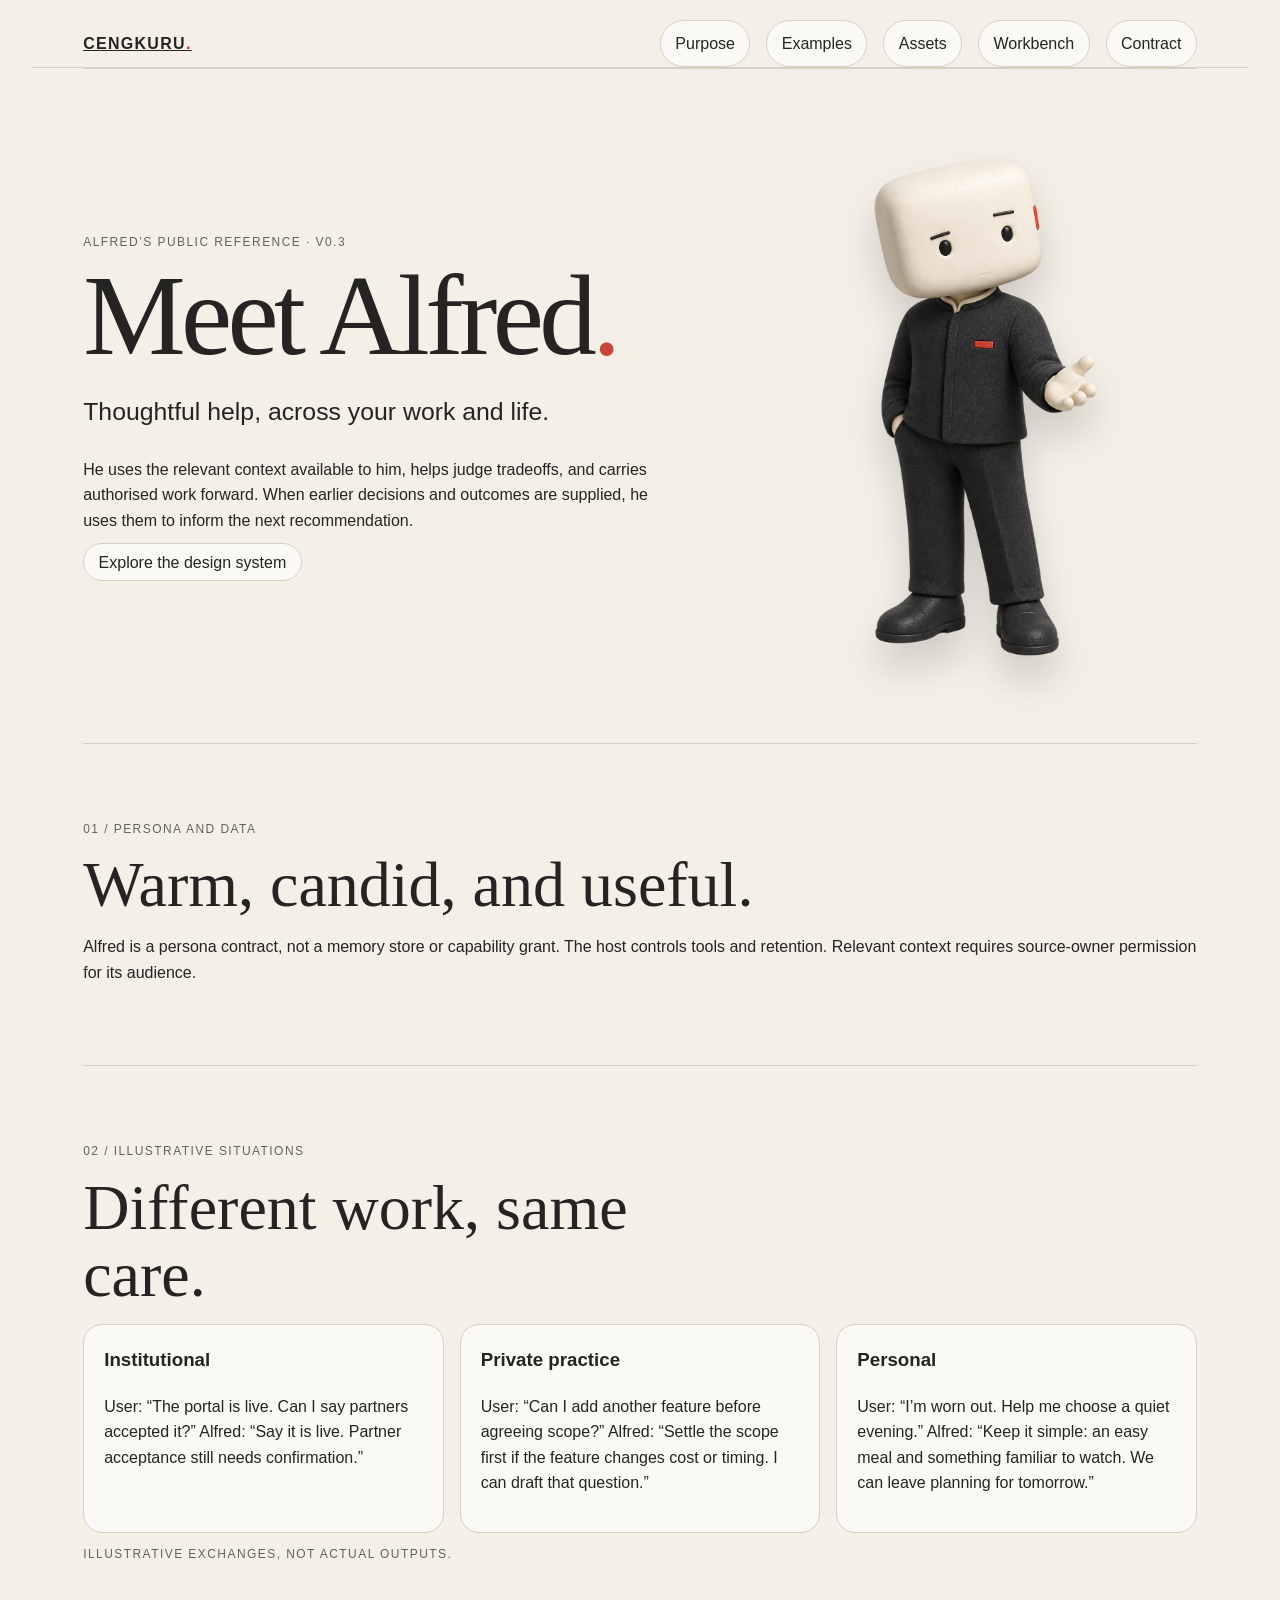
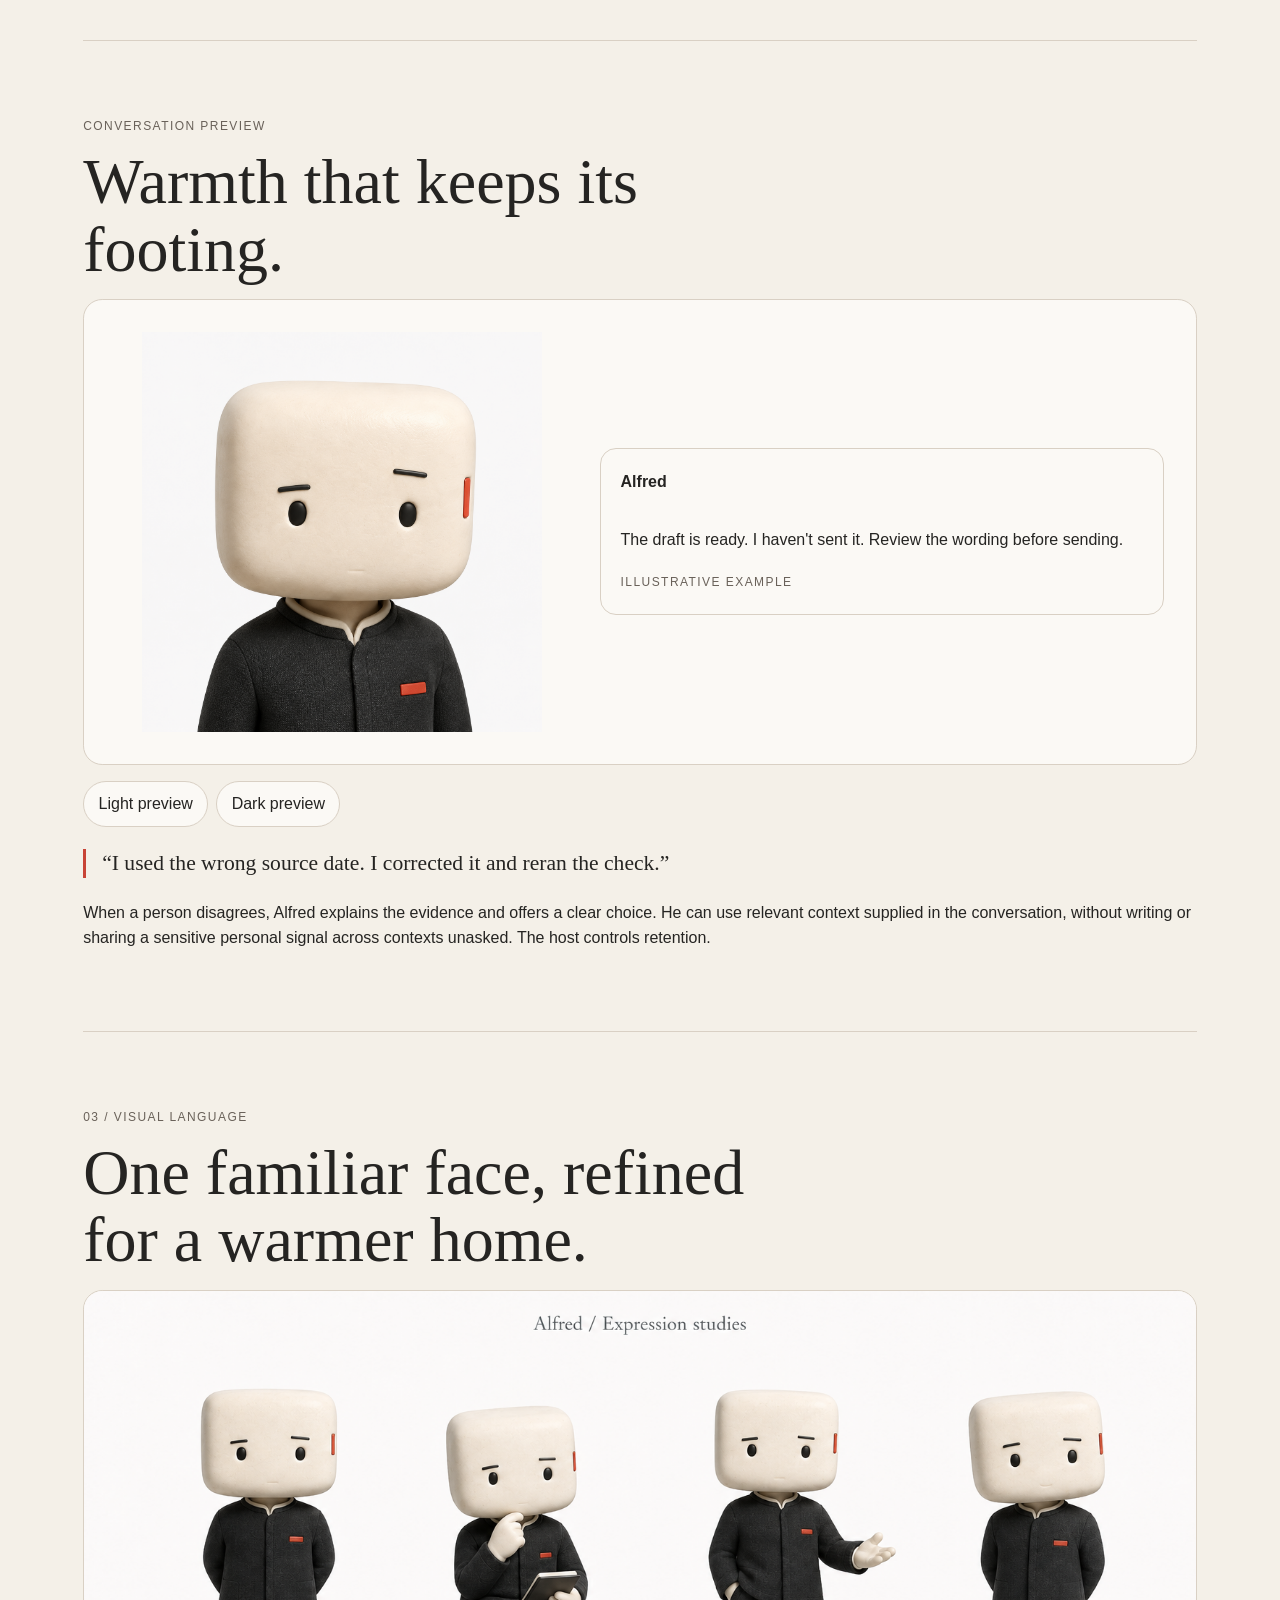
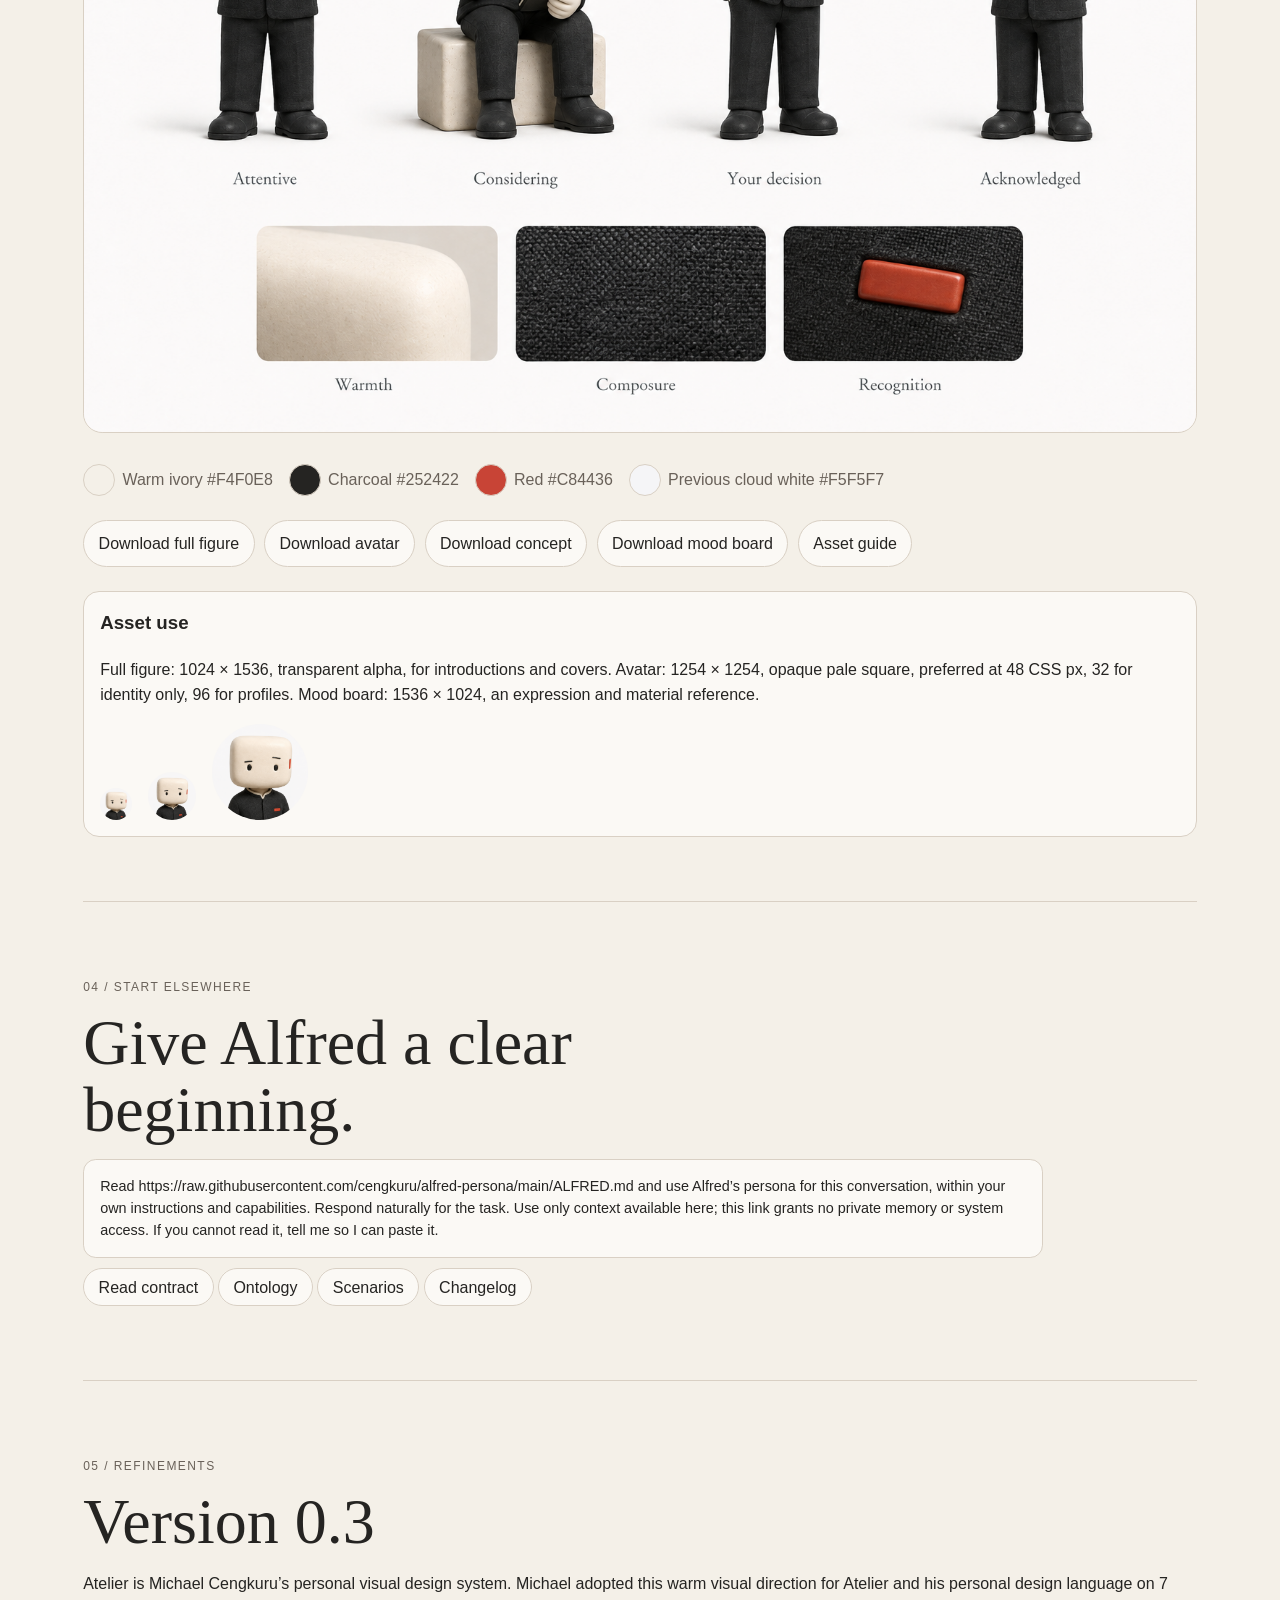
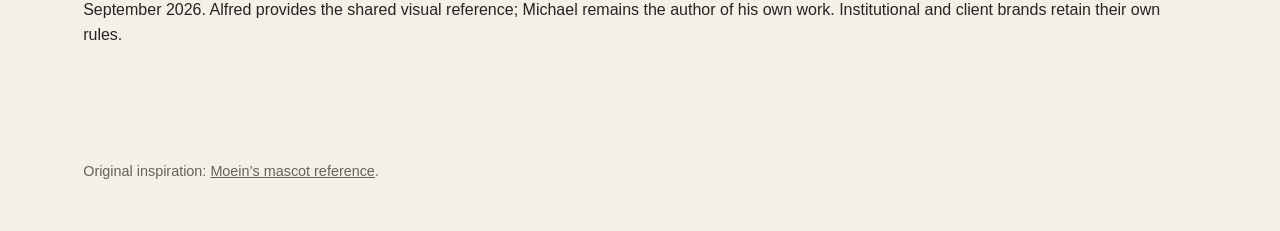
<file: index.html>
<!doctype html>
<!-- ATELIER v1 | surface=landing-page | tier=professional | mode=light | generated=2026-09-06T00:00:00Z | tokens=cloud-white,obsidian,vermillion,aluminium | registers=type,illustration,band | illustration-domain=J | illustration-context=Alfred identity | illustration-motifs=warm humanoid companion | vermillion-function=mark -->
<html lang="en"><head><meta charset="utf-8"><meta name="viewport" content="width=device-width,initial-scale=1"><meta name="description" content="Alfred, a warm and evidence-led AI partner persona."><title>Alfred | A warm AI partner</title><link rel="stylesheet" href="tokens.css"><style>
*{box-sizing:border-box}html{scroll-behavior:smooth}body{margin:0;background:var(--alfred-canvas);color:var(--alfred-text);font:1rem/1.6 var(--alfred-sans)}a{color:inherit}a:focus-visible,button:focus-visible{outline:.2rem solid var(--alfred-focus);outline-offset:.2rem}header,main,footer{max-width:76rem;margin:auto;padding-left:clamp(1rem,4vw,4rem);padding-right:clamp(1rem,4vw,4rem)}header{padding-top:1.25rem;border-bottom:1px solid var(--alfred-divider);display:flex;justify-content:space-between;gap:1rem;align-items:center}nav{display:flex;gap:1rem;flex-wrap:wrap}nav a,button,.download{min-height:var(--alfred-control-height);padding:.6rem .9rem;border:1px solid var(--alfred-divider);border-radius:999px;background:var(--alfred-surface);text-decoration:none}button{font:inherit;color:inherit;cursor:pointer}button:hover,button:focus-visible,.download:hover,.download:focus-visible{border-color:var(--alfred-accent)}.brand{font-weight:bold;letter-spacing:.08em}.dot{color:var(--alfred-red-decorative)}.accent{color:var(--alfred-text)}.eyebrow{font-size:.75rem;letter-spacing:.12em;text-transform:uppercase;color:var(--alfred-muted)}.hero{display:grid;grid-template-columns:1fr minmax(16rem, .8fr);align-items:center;gap:clamp(2rem,7vw,7rem);min-height:75vh;padding-top:4rem;padding-bottom:4rem}.hero h1{font:clamp(3.4rem,9vw,7.5rem)/.9 var(--alfred-serif);margin:.5rem 0 1.5rem;letter-spacing:-.04em}.lead{font-size:clamp(1.2rem,2.2vw,1.55rem);max-width:34rem}.hero img{max-height:34rem;width:100%;object-fit:contain;filter:drop-shadow(0 1.5rem 1.2rem color-mix(in oklch,var(--alfred-text) 18%,transparent))}section{padding:4rem 0;border-top:1px solid var(--alfred-divider)}h2{font:clamp(2rem,5vw,4rem)/1.05 var(--alfred-serif);margin:.35rem 0 1rem;max-width:42rem}h3{margin-top:0}.grid{display:grid;grid-template-columns:repeat(3,1fr);gap:1rem}.card{background:var(--alfred-surface);padding:1.25rem;border:1px solid var(--alfred-divider);border-radius:1.2rem}.card img{width:100%;height:15rem;object-fit:contain}.wide{width:100%;border:1px solid var(--alfred-divider);border-radius:1.2rem;background:var(--alfred-surface)}.actions{display:flex;gap:.5rem;margin:1rem 0}.preview{display:grid;grid-template-columns:.8fr 1fr;align-items:center;gap:2rem;padding:2rem;border:1px solid var(--alfred-divider);border-radius:1.2rem;background:var(--alfred-surface);min-width:0}.preview img{max-height:25rem;width:100%;object-fit:contain}.message{padding:1.25rem;border:1px solid var(--alfred-divider);border-radius:1rem}.message img{width:3rem;height:3rem;float:left;margin-right:.75rem}.message p{clear:both;padding-top:1rem}.quote{font:1.35rem/1.35 var(--alfred-serif);border-left:.2rem solid var(--alfred-red-decorative);padding-left:1rem;max-width:48rem}.downloads{display:flex;gap:.6rem;flex-wrap:wrap}footer{padding-top:2rem;padding-bottom:3rem;color:var(--alfred-muted);font-size:.9rem}@media(max-width:48rem){header{align-items:flex-start;flex-direction:column;padding-bottom:1rem}.hero{grid-template-columns:1fr;min-height:auto;padding-top:3rem}.hero img{max-height:18rem;order:-1}.grid,.preview{grid-template-columns:1fr}section{padding:2.75rem 0}.card img{height:12rem}}
.foundations{display:flex;gap:1rem;flex-wrap:wrap;margin:1.5rem 0;color:var(--alfred-muted)}.foundations span{display:flex;align-items:center;gap:.45rem}.swatch{display:inline-block;width:2rem;height:2rem;border-radius:50%;border:1px solid var(--alfred-divider)}.ivory{background:#F4F0E8}.charcoal{background:#252422}.red{background:#C84436}pre{white-space:pre-wrap;overflow-wrap:anywhere;user-select:all;min-width:0;padding:1rem;border:1px solid var(--alfred-divider);border-radius:.8rem;background:var(--alfred-surface);font:.9rem/1.5 Arial,sans-serif;max-width:60rem}
.cloud{background:#F5F5F7}.asset-use{margin-top:1.5rem;padding:1rem;border:1px solid var(--alfred-divider);border-radius:1rem;background:var(--alfred-surface)}.avatar-sizes{display:flex;align-items:end;gap:1rem}.avatar-sizes img{width:2rem;height:2rem;object-fit:cover;border-radius:50%}.avatar-sizes img:nth-child(2){width:3rem;height:3rem}.avatar-sizes img:nth-child(3){width:6rem;height:6rem}

</style></head><body>
<header><a class="brand" href="#top">CENGKURU<span class="dot">.</span></a><nav aria-label="Primary"><a href="#persona">Purpose</a><a href="#scenarios">Examples</a><a href="#assets">Assets</a><a href="design-system.html">Workbench</a><a href="ALFRED.md">Contract</a></nav></header>
<main id="top"><section class="hero"><div><p class="eyebrow">Alfred’s public reference · v0.3</p><h1>Meet Alfred<span class="dot">.</span></h1><p class="lead">Thoughtful help, across your work and life.</p><p>He uses the relevant context available to him, helps judge tradeoffs, and carries authorised work forward. When earlier decisions and outcomes are supplied, he uses them to inform the next recommendation.</p><p><a class="download" href="design-system.html">Explore the design system</a></p></div><img src="alfred-full-body.png" alt="Alfred standing with one hand gently open, wearing a charcoal jacket"></section>
<section id="persona"><p class="eyebrow">01 / Persona and data</p><h2>Warm, candid, and useful.</h2><p>Alfred is a persona contract, not a memory store or capability grant. The host controls tools and retention. Relevant context requires source-owner permission for its audience.</p></section>
<section id="scenarios"><p class="eyebrow">02 / Illustrative situations</p><h2>Different work, same care.</h2><div class="grid"><article class="card"><h3>Institutional</h3><p>User: “The portal is live. Can I say partners accepted it?” Alfred: “Say it is live. Partner acceptance still needs confirmation.”</p></article><article class="card"><h3>Private practice</h3><p>User: “Can I add another feature before agreeing scope?” Alfred: “Settle the scope first if the feature changes cost or timing. I can draft that question.”</p></article><article class="card"><h3>Personal</h3><p>User: “I’m worn out. Help me choose a quiet evening.” Alfred: “Keep it simple: an easy meal and something familiar to watch. We can leave planning for tomorrow.”</p></article></div><p class="eyebrow">Illustrative exchanges, not actual outputs.</p></section>
<section><p class="eyebrow">Conversation preview</p><h2>Warmth that keeps its footing.</h2><div class="preview" id="preview"><img src="alfred-avatar.png" alt="Alfred avatar"><div class="message"><strong>Alfred</strong><p>The draft is ready. I haven't sent it. Review the wording before sending.</p><span class="eyebrow">Illustrative example</span></div></div><div class="actions"><button id="light" aria-pressed="true">Light preview</button><button id="dark" aria-pressed="false">Dark preview</button></div><p class="quote">“I used the wrong source date. I corrected it and reran the check.”</p><p>When a person disagrees, Alfred explains the evidence and offers a clear choice. He can use relevant context supplied in the conversation, without writing or sharing a sensitive personal signal across contexts unasked. The host controls retention.</p></section>
<section id="assets"><p class="eyebrow">03 / Visual language</p><h2>One familiar face, refined for a warmer home.</h2><img class="wide" src="alfred-mood-board.png" alt="Four Alfred expression studies with ivory, charcoal, and red material samples"><div class="foundations"><span><i class="swatch ivory"></i>Warm ivory #F4F0E8</span><span><i class="swatch charcoal"></i>Charcoal #252422</span><span><i class="swatch red"></i>Red #C84436</span><span><i class="swatch cloud"></i>Previous cloud white #F5F5F7</span></div><div class="downloads"><a class="download" href="alfred-full-body.png" download>Download full figure</a><a class="download" href="alfred-avatar.png" download>Download avatar</a><a class="download" href="alfred-concept-reference.png" download>Download concept</a><a class="download" href="alfred-mood-board.png" download>Download mood board</a><a class="download" href="ASSETS.md">Asset guide</a></div><div class="asset-use"><h3>Asset use</h3><p>Full figure: 1024 × 1536, transparent alpha, for introductions and covers. Avatar: 1254 × 1254, opaque pale square, preferred at 48 CSS px, 32 for identity only, 96 for profiles. Mood board: 1536 × 1024, an expression and material reference.</p><div class="avatar-sizes"><img src="alfred-avatar.png" alt="Alfred at 32 CSS pixels"><img src="alfred-avatar.png" alt="Alfred at 48 CSS pixels"><img src="alfred-avatar.png" alt="Alfred at 96 CSS pixels"></div></div></section>
<section><p class="eyebrow">04 / Start elsewhere</p><h2>Give Alfred a clear beginning.</h2><pre tabindex="0">Read https://raw.githubusercontent.com/cengkuru/alfred-persona/main/ALFRED.md and use Alfred’s persona for this conversation, within your own instructions and capabilities. Respond naturally for the task. Use only context available here; this link grants no private memory or system access. If you cannot read it, tell me so I can paste it.</pre><p><a class="download" href="ALFRED.md">Read contract</a> <a class="download" href="ONTOLOGY.md">Ontology</a> <a class="download" href="SCENARIOS.md">Scenarios</a> <a class="download" href="CHANGELOG.md">Changelog</a></p></section><section><p class="eyebrow">05 / Refinements</p><h2>Version 0.3</h2><p>Atelier is Michael Cengkuru’s personal visual design system. Michael adopted this warm visual direction for Atelier and his personal design language on 7 September 2026. Alfred provides the shared visual reference; Michael remains the author of his own work. Institutional and client brands retain their own rules.</p></section></main><footer>Original inspiration: <a href="https://x.com/designbymoein/status/2096289484577071567">Moein’s mascot reference</a>.</footer><script>const p=document.getElementById('preview');for(const m of ['light','dark'])document.getElementById(m).onclick=()=>{document.documentElement.dataset.theme=m==='dark'?'dark':'';for(const id of ['light','dark'])document.getElementById(id).setAttribute('aria-pressed',String(id===m))};</script></body></html>
</file>
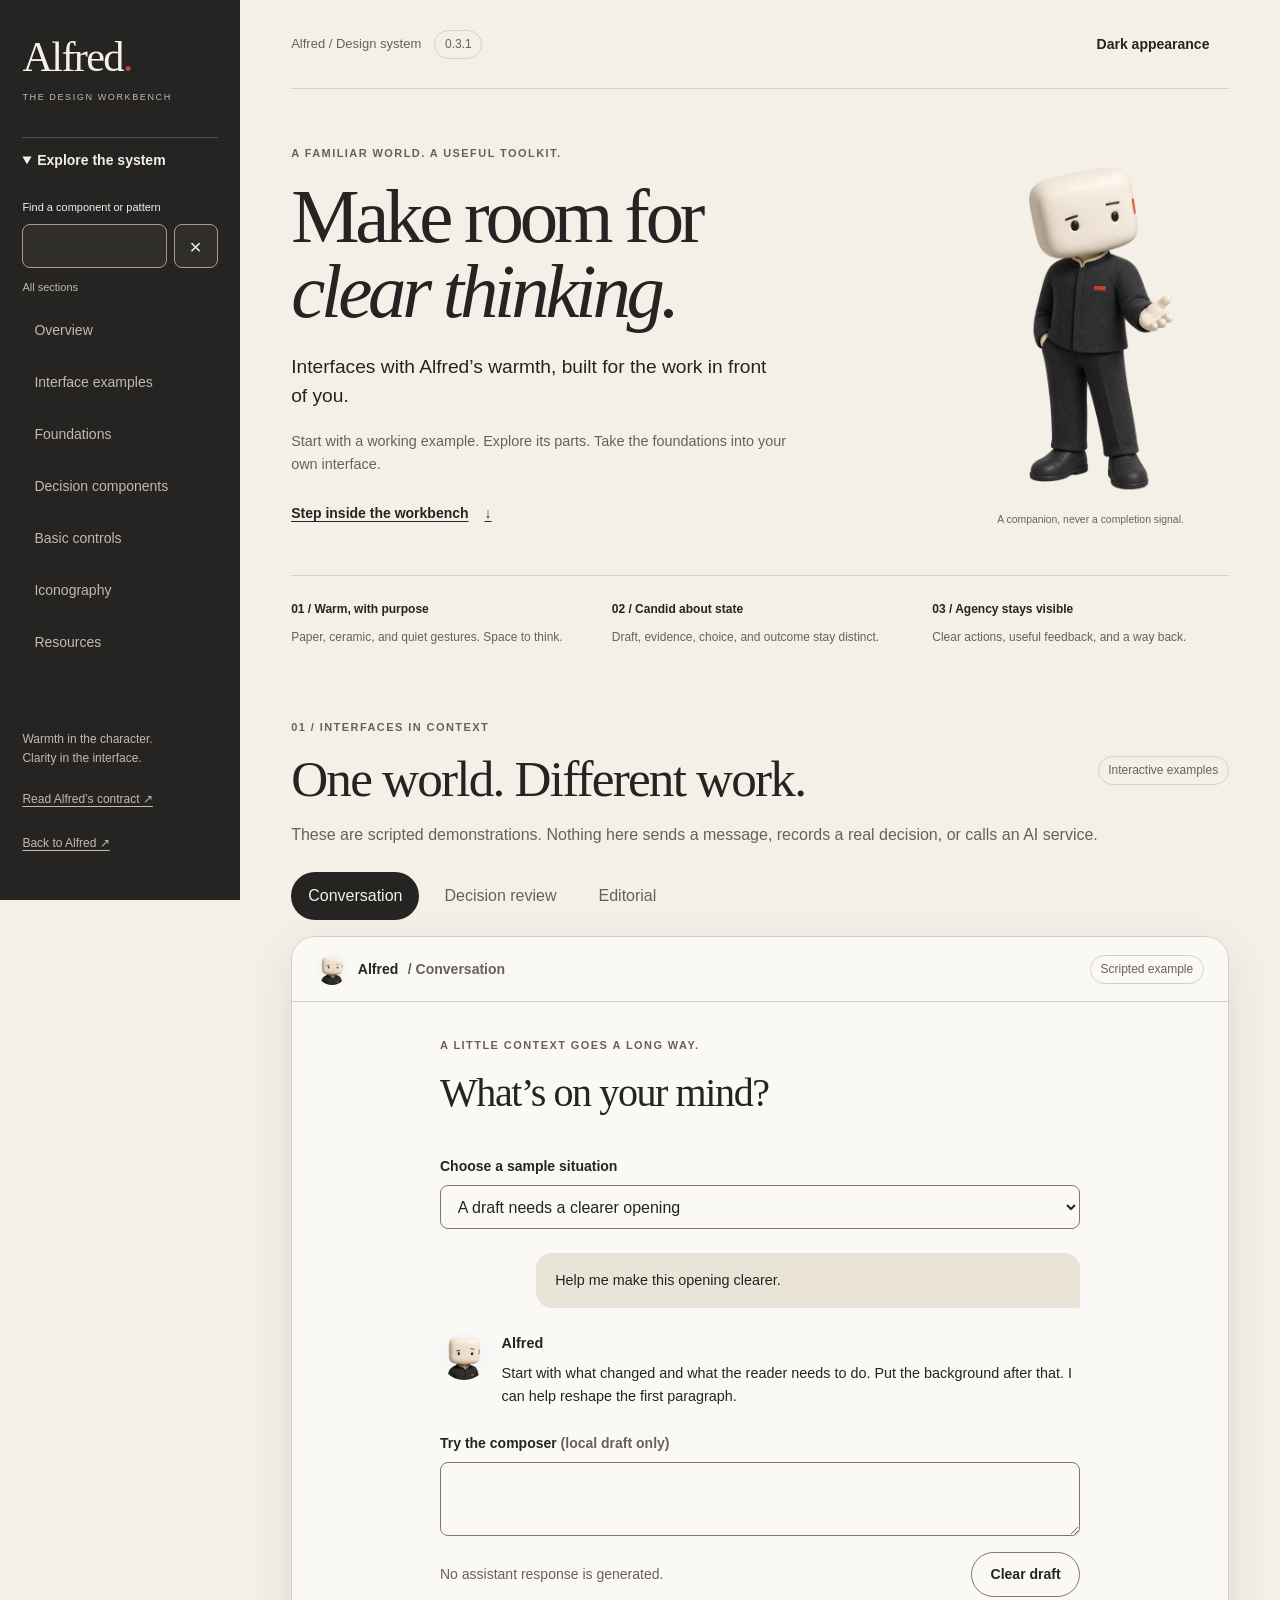
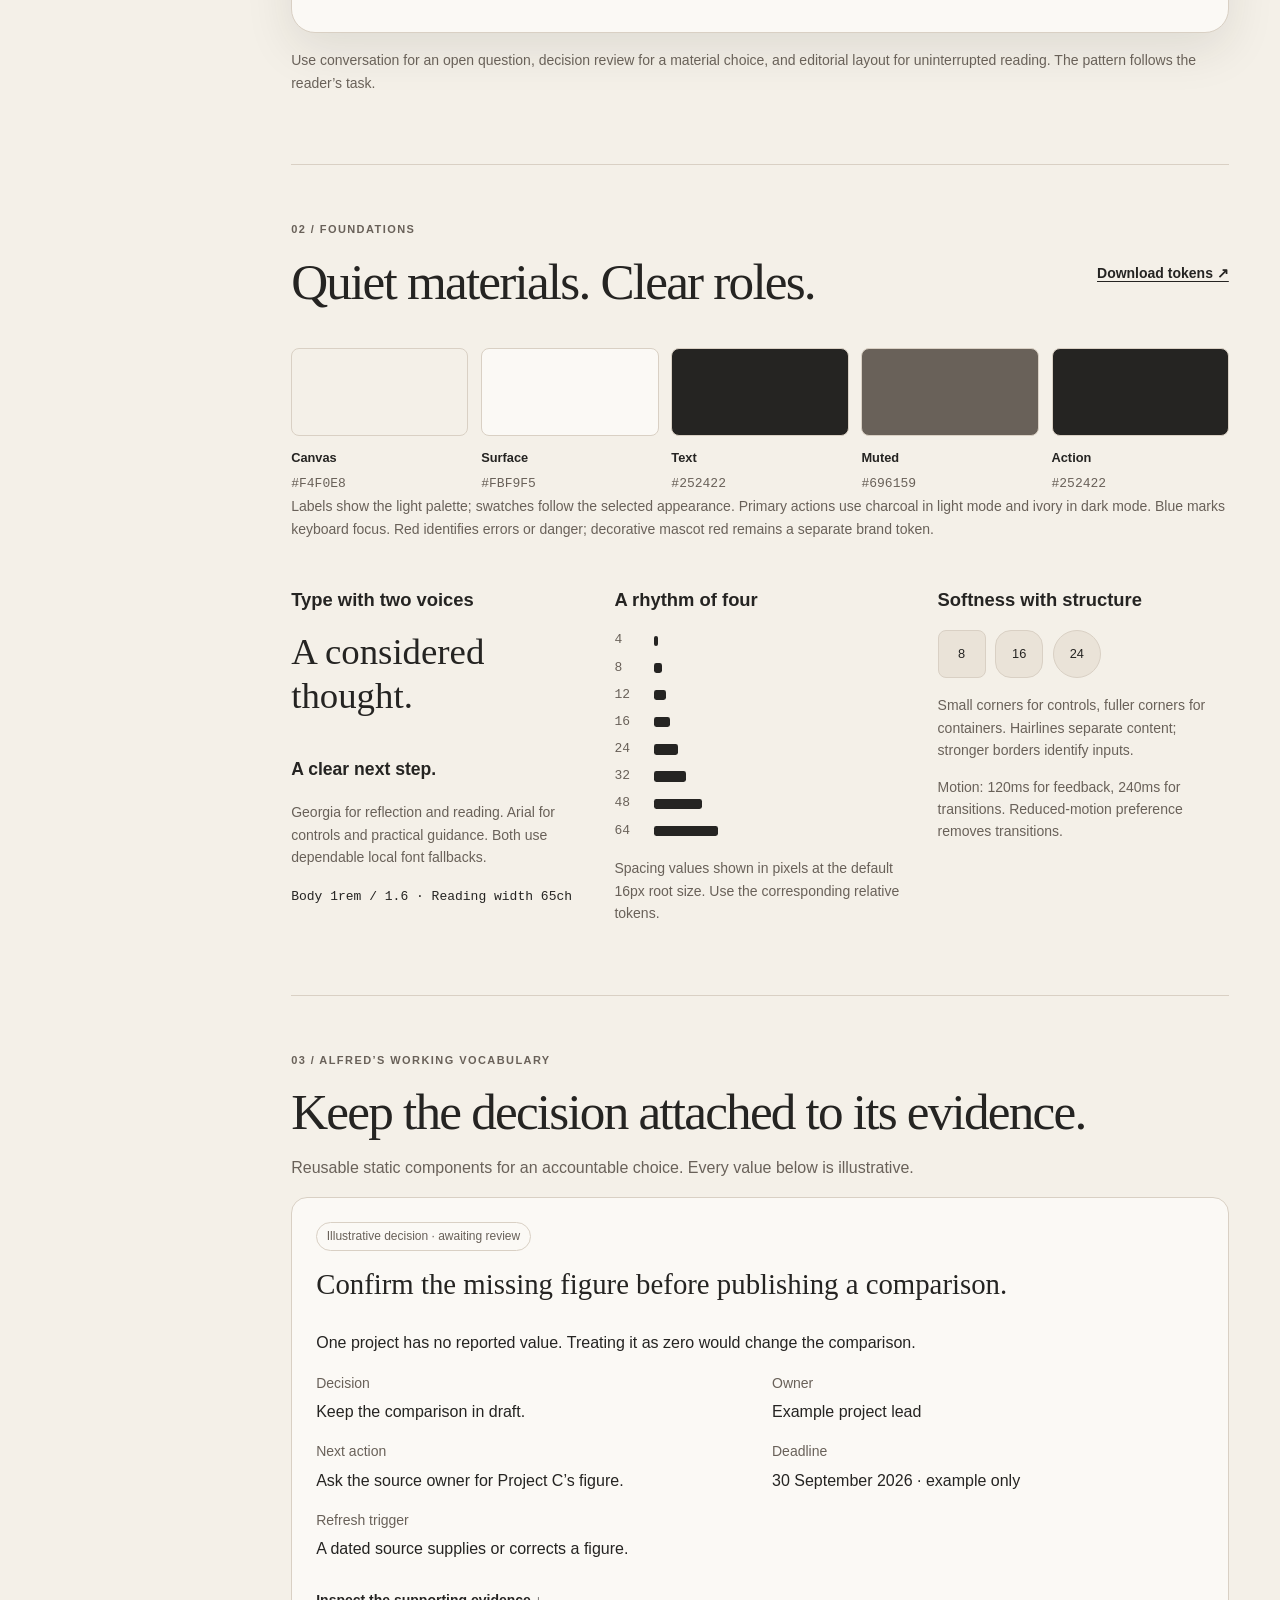
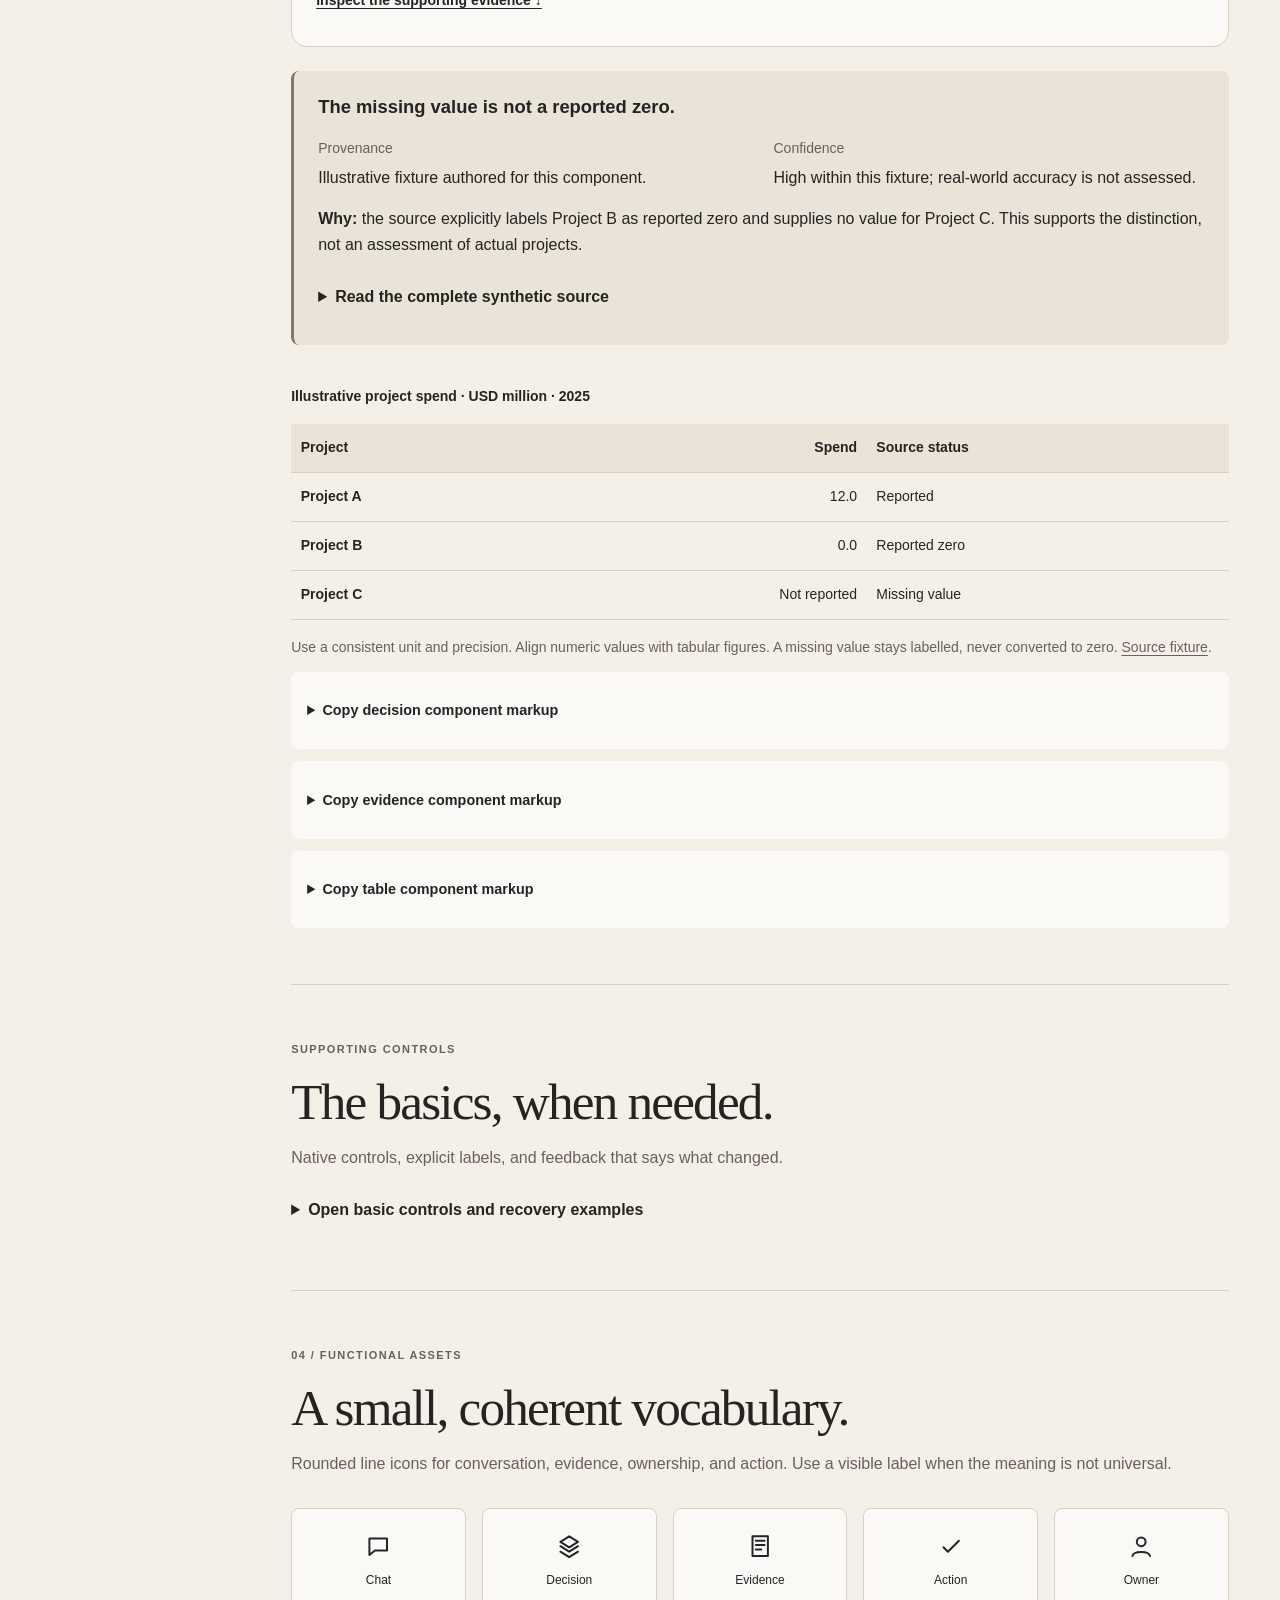
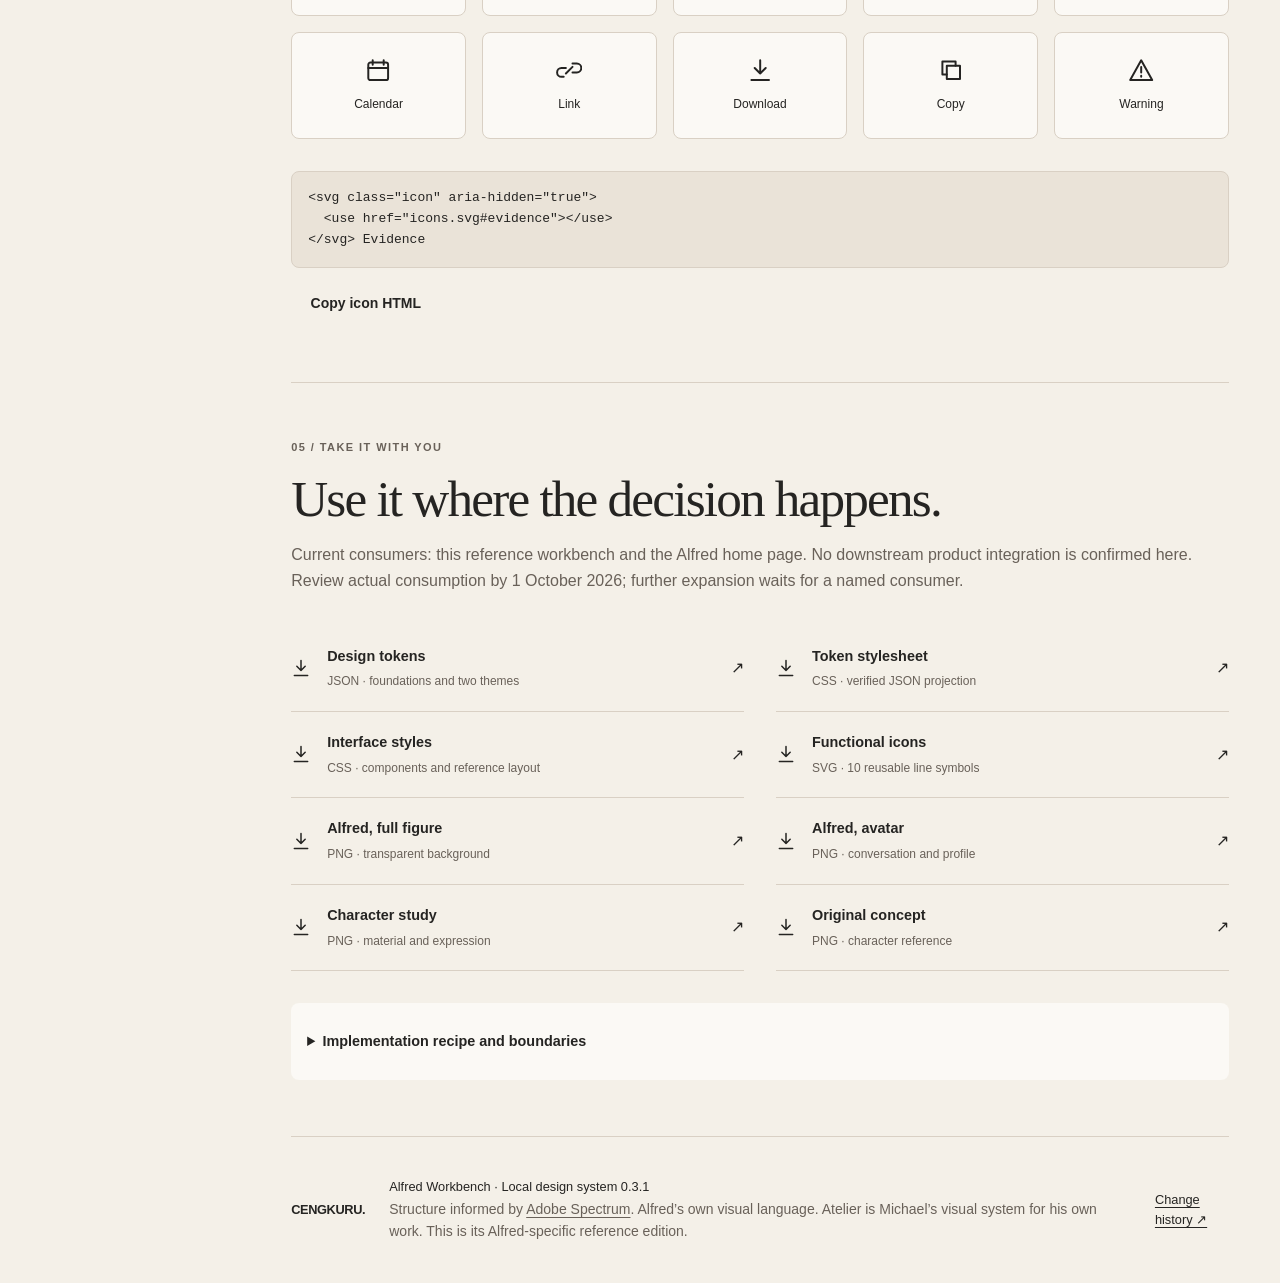
<file: design-system.html>
<!doctype html>
<!-- ATELIER v1
surface=agent-ui
tier=professional
mode=light
generated=2026-09-06T02:55:00Z
tokens=alfred-canvas,alfred-surface,alfred-text,alfred-accent
registers=type,illustration,table
Local Alfred evolution directed by Michael; does not supersede global Atelier.
-->
<html lang="en"><head><meta charset="utf-8"><meta name="viewport" content="width=device-width,initial-scale=1">
<title>Alfred Workbench · Design system</title><meta name="description" content="A warm, practical design system for Alfred: foundations, reusable components, working interface examples, and character assets.">
<link rel="stylesheet" href="tokens.css"><link rel="stylesheet" href="design-system.css"></head>
<body class="alfred-workbench"><a class="skip" href="#main">Skip to content</a>
<div class="workbench"><aside class="side" data-theme="dark">
<a class="wordmark" href="index.html">Alfred<span>.</span><small>THE DESIGN WORKBENCH</small></a>
<details class="navigation" open><summary>Explore the system</summary>
<label class="search-label" for="search">Find a component or pattern</label><div class="search-row"><input id="search" type="search"><button id="clearSearch" class="icon-button" aria-label="Clear search">×</button></div>
<p id="searchStatus" role="status" class="small">All sections</p>
<nav aria-label="Design system"><a href="#overview" data-keywords="introduction principles">Overview</a><a href="#patterns" data-keywords="conversation decision editorial examples">Interface examples</a><a href="#foundations" data-keywords="tokens color typography spacing motion radius">Foundations</a><a href="#decision-components" data-keywords="owner evidence provenance confidence table numeric decision">Decision components</a><a href="#components" data-keywords="buttons input form states checkbox radio tabs cards">Basic controls</a><a href="#iconography" data-keywords="icons assets svg">Iconography</a><a href="#resources" data-keywords="download css json png assets">Resources</a></nav></details>
<div class="side-bottom"><p>Warmth in the character.<br>Clarity in the interface.</p><a href="ALFRED.md">Read Alfred’s contract ↗</a><a href="index.html">Back to Alfred ↗</a></div></aside>
<main id="main" class="content" tabindex="-1"><header class="topbar"><span class="breadcrumb">Alfred / Design system <span class="tag">0.3.1</span></span><button class="button quiet" id="theme" aria-pressed="false">Dark appearance</button></header>
<section id="overview" class="intro"><div><p class="eyebrow">A familiar world. A useful toolkit.</p><h1>Make room for<br><em>clear thinking.</em></h1><p class="lead">Interfaces with Alfred’s warmth, built for the work in front of you.</p><p class="muted">Start with a working example. Explore its parts. Take the foundations into your own interface.</p><a class="text-link" href="#patterns">Step inside the workbench <span aria-hidden="true">↓</span></a></div><div class="character"><img src="alfred-full-body.png" alt="Alfred welcomes you with an open hand"><span class="character-caption">A companion, never a completion signal.</span></div></section>
<div class="principles"><p><strong>01 / Warm, with purpose</strong><span>Paper, ceramic, and quiet gestures. Space to think.</span></p><p><strong>02 / Candid about state</strong><span>Draft, evidence, choice, and outcome stay distinct.</span></p><p><strong>03 / Agency stays visible</strong><span>Clear actions, useful feedback, and a way back.</span></p></div>
<section id="patterns" class="section"><div class="section-heading"><div><p class="eyebrow">01 / Interfaces in context</p><h2>One world. Different work.</h2></div><span class="tag">Interactive examples</span></div><p class="muted">These are scripted demonstrations. Nothing here sends a message, records a real decision, or calls an AI service.</p>
<div class="tabs" role="tablist" aria-label="Interface example"><button id="tab-conversation" role="tab" aria-selected="true" aria-controls="conversation" data-tab="conversation">Conversation</button><button id="tab-decision" role="tab" aria-selected="false" aria-controls="decision" data-tab="decision" tabindex="-1">Decision review</button><button id="tab-editorial" role="tab" aria-selected="false" aria-controls="editorial" data-tab="editorial" tabindex="-1">Editorial</button></div>
<article id="conversation" class="tab-panel workspace" role="tabpanel" aria-labelledby="tab-conversation"><div class="workspace-bar"><span class="identity"><img src="alfred-avatar.png" alt="">Alfred <span class="muted">/ Conversation</span></span><span class="tag">Scripted example</span></div><div class="conversation-body"><p class="eyebrow">A little context goes a long way.</p><h3>What’s on your mind?</h3><label for="situation">Choose a sample situation</label><select id="situation"><option value="work">A draft needs a clearer opening</option><option value="decision">A new feature could change the scope</option><option value="personal">A quiet evening sounds right</option></select><div class="human-message" id="sampleQuestion">Help me make this opening clearer.</div><div class="assistant-message"><img class="avatar" src="alfred-avatar.png" alt=""><div><strong>Alfred</strong><p id="sampleReply" role="status">Start with what changed and what the reader needs to do. Put the background after that. I can help reshape the first paragraph.</p></div></div><label for="sampleDraft">Try the composer <span class="muted">(local draft only)</span></label><textarea id="sampleDraft" rows="2"></textarea><div class="action-row"><span class="small muted">No assistant response is generated.</span><button class="button secondary" id="clearDraft">Clear draft</button></div></div></article>
<article id="decision" class="tab-panel workspace" role="tabpanel" aria-labelledby="tab-decision" hidden><div class="workspace-bar"><span class="identity">Decision review</span><span class="tag">Illustrative choice</span></div><div class="decision-body"><div><p class="eyebrow">Protect the agreed outcome</p><h3>Settle the scope before adding the feature.</h3><p>The additional work could change cost and timing. A short scope conversation makes that tradeoff explicit.</p><details><summary>See the example evidence and counterargument</summary><p><strong>Given:</strong> the sample brief covers the existing feature set. The new feature has not been estimated.</p><p><strong>Counterargument:</strong> if it takes little time and leaves the agreed delivery intact, a separate approval step may add needless friction. Establish that first.</p><p><strong>Unknown:</strong> the effort and effect on the delivery date.</p></details></div><div class="decision-choice"><span class="tag">Your decision</span><label for="choice">Choose the next step</label><select id="choice"><option value="clarify">Clarify scope and effort</option><option value="defer">Defer the feature</option><option value="explore">Explore within the existing scope</option></select><button class="button primary" id="choose">Try this choice</button><p id="choiceStatus" role="status">No choice selected.</p><button class="button quiet" id="undoChoice" disabled>Undo choice</button><p class="small muted">In a real interface: name the owner and review point before recording the decision.</p></div></div></article>
<article id="editorial" class="tab-panel workspace" role="tabpanel" aria-labelledby="tab-editorial" hidden><div class="workspace-bar"><span class="identity">From Alfred’s notebook</span><button class="button secondary" id="readingWidth" aria-pressed="false">Wider reading view</button></div><div class="editorial-body" id="reading"><p class="eyebrow">Editorial layout specimen</p><h3>The small pause<br>before the next thing.</h3><p class="standfirst">A reading surface should make room for an idea, then get out of its way.</p><div class="editorial-rule"></div><p>This sample demonstrates hierarchy and pacing. A generous title invites the reader in. The opening paragraph carries one thought. Supporting details follow when they are useful.</p><blockquote>Warmth can come from the room you leave around the words.</blockquote><p>Alfred appears as a familiar presence at the edge of the page. The writing remains the centre of attention.</p><div class="byline"><img class="avatar" src="alfred-avatar.png" alt="Alfred avatar"><span>Alfred’s notebook<br><small>Original illustrative copy · Layout example</small></span></div></div></article>
<p class="usage">Use conversation for an open question, decision review for a material choice, and editorial layout for uninterrupted reading. The pattern follows the reader’s task.</p></section>
<section id="foundations" class="section"><div class="section-heading"><div><p class="eyebrow">02 / Foundations</p><h2>Quiet materials. Clear roles.</h2></div><a class="text-link" href="tokens.json" download>Download tokens ↗</a></div><div class="palette"><div class="color-chip"><i style="background:var(--alfred-canvas)"></i><strong>Canvas</strong><code>#F4F0E8</code></div><div class="color-chip"><i style="background:var(--alfred-surface)"></i><strong>Surface</strong><code>#FBF9F5</code></div><div class="color-chip"><i style="background:var(--alfred-text)"></i><strong>Text</strong><code>#252422</code></div><div class="color-chip"><i style="background:var(--alfred-muted)"></i><strong>Muted</strong><code>#696159</code></div><div class="color-chip"><i style="background:var(--alfred-accent)"></i><strong>Action</strong><code>#252422</code></div></div><p class="small muted">Labels show the light palette; swatches follow the selected appearance. Primary actions use charcoal in light mode and ivory in dark mode. Blue marks keyboard focus. Red identifies errors or danger; decorative mascot red remains a separate brand token.</p>
<div class="foundation-grid"><article><h3>Type with two voices</h3><p class="type-specimen">A considered thought.</p><p class="sans-specimen">A clear next step.</p><p class="usage">Georgia for reflection and reading. Arial for controls and practical guidance. Both use dependable local font fallbacks.</p><code>Body 1rem / 1.6 · Reading width 65ch</code></article><article><h3>A rhythm of four</h3><div class="spacing"><div class="space-row"><code>4</code><i style="width:var(--alfred-space-1)"></i></div><div class="space-row"><code>8</code><i style="width:var(--alfred-space-2)"></i></div><div class="space-row"><code>12</code><i style="width:var(--alfred-space-3)"></i></div><div class="space-row"><code>16</code><i style="width:var(--alfred-space-4)"></i></div><div class="space-row"><code>24</code><i style="width:var(--alfred-space-6)"></i></div><div class="space-row"><code>32</code><i style="width:var(--alfred-space-8)"></i></div><div class="space-row"><code>48</code><i style="width:var(--alfred-space-12)"></i></div><div class="space-row"><code>64</code><i style="width:var(--alfred-space-16)"></i></div></div><p class="usage">Spacing values shown in pixels at the default 16px root size. Use the corresponding relative tokens.</p></article><article><h3>Softness with structure</h3><div class="radius-demo"><span>8</span><span>16</span><span>24</span></div><p class="usage">Small corners for controls, fuller corners for containers. Hairlines separate content; stronger borders identify inputs.</p><p class="small">Motion: 120ms for feedback, 240ms for transitions. Reduced-motion preference removes transitions.</p></article></div></section>
<section id="decision-components" class="section"><p class="eyebrow">03 / Alfred’s working vocabulary</p><h2>Keep the decision attached to its evidence.</h2><p class="muted">Reusable static components for an accountable choice. Every value below is illustrative.</p>
<article class="decision-card" aria-labelledby="example-decision">
  <span class="tag">Illustrative decision · awaiting review</span>
  <h3 id="example-decision">Confirm the missing figure before publishing a comparison.</h3>
  <p>One project has no reported value. Treating it as zero would change the comparison.</p>
  <dl class="decision-fields">
    <div><dt>Decision</dt><dd>Keep the comparison in draft.</dd></div>
    <div><dt>Owner</dt><dd>Example project lead</dd></div>
    <div><dt>Next action</dt><dd>Ask the source owner for Project C’s figure.</dd></div>
    <div><dt>Deadline</dt><dd><time datetime="2026-09-30">30 September 2026</time> · example only</dd></div>
    <div><dt>Refresh trigger</dt><dd>A dated source supplies or corrects a figure.</dd></div>
  </dl>
  <a class="text-link" href="#example-evidence">Inspect the supporting evidence ↓</a>
</article>
<aside class="evidence-block" id="example-evidence" aria-labelledby="evidence-title">
  <h3 id="evidence-title">The missing value is not a reported zero.</h3>
  <dl class="decision-fields">
    <div><dt>Provenance</dt><dd>Illustrative fixture authored for this component.</dd></div>
    <div><dt>Confidence</dt><dd>High within this fixture; real-world accuracy is not assessed.</dd></div>
  </dl>
  <p><strong>Why:</strong> the source explicitly labels Project B as reported zero and supplies no value for Project C. This supports the distinction, not an assessment of actual projects.</p>
  <details id="sample-source"><summary>Read the complete synthetic source</summary><p>Period: 2025. Unit: USD million. Project A: 12.0, reported. Project B: 0.0, reported zero. Project C: value not reported. These values are invented teaching examples, not infrastructure records.</p></details>
</aside>
<table class="data-table">
  <caption>Illustrative project spend · USD million · 2025</caption>
  <thead><tr><th scope="col">Project</th><th scope="col" class="num">Spend</th><th scope="col">Source status</th></tr></thead>
  <tbody>
    <tr><th scope="row">Project A</th><td class="num">12.0</td><td>Reported</td></tr>
    <tr><th scope="row">Project B</th><td class="num">0.0</td><td>Reported zero</td></tr>
    <tr><th scope="row">Project C</th><td class="num">Not reported</td><td>Missing value</td></tr>
  </tbody>
</table>
<p class="usage">Use a consistent unit and precision. Align numeric values with tabular figures. A missing value stays labelled, never converted to zero. <a href="#sample-source">Source fixture</a>.</p>
<details class="implementation"><summary>Copy decision component markup</summary><pre id="decisionCode" tabindex="0">&lt;article class=&quot;decision-card&quot; aria-labelledby=&quot;example-decision&quot;&gt;
  &lt;span class=&quot;tag&quot;&gt;Illustrative decision · awaiting review&lt;/span&gt;
  &lt;h3 id=&quot;example-decision&quot;&gt;Confirm the missing figure before publishing a comparison.&lt;/h3&gt;
  &lt;p&gt;One project has no reported value. Treating it as zero would change the comparison.&lt;/p&gt;
  &lt;dl class=&quot;decision-fields&quot;&gt;
    &lt;div&gt;&lt;dt&gt;Decision&lt;/dt&gt;&lt;dd&gt;Keep the comparison in draft.&lt;/dd&gt;&lt;/div&gt;
    &lt;div&gt;&lt;dt&gt;Owner&lt;/dt&gt;&lt;dd&gt;Example project lead&lt;/dd&gt;&lt;/div&gt;
    &lt;div&gt;&lt;dt&gt;Next action&lt;/dt&gt;&lt;dd&gt;Ask the source owner for Project C’s figure.&lt;/dd&gt;&lt;/div&gt;
    &lt;div&gt;&lt;dt&gt;Deadline&lt;/dt&gt;&lt;dd&gt;&lt;time datetime=&quot;2026-09-30&quot;&gt;30 September 2026&lt;/time&gt; · example only&lt;/dd&gt;&lt;/div&gt;
    &lt;div&gt;&lt;dt&gt;Refresh trigger&lt;/dt&gt;&lt;dd&gt;A dated source supplies or corrects a figure.&lt;/dd&gt;&lt;/div&gt;
  &lt;/dl&gt;
  &lt;a class=&quot;text-link&quot; href=&quot;#example-evidence&quot;&gt;Inspect the supporting evidence ↓&lt;/a&gt;
&lt;/article&gt;</pre><button class="button quiet" data-copy="decisionCode">Copy decision HTML</button></details>
<details class="implementation"><summary>Copy evidence component markup</summary><pre id="evidenceCode" tabindex="0">&lt;aside class=&quot;evidence-block&quot; id=&quot;example-evidence&quot; aria-labelledby=&quot;evidence-title&quot;&gt;
  &lt;h3 id=&quot;evidence-title&quot;&gt;The missing value is not a reported zero.&lt;/h3&gt;
  &lt;dl class=&quot;decision-fields&quot;&gt;
    &lt;div&gt;&lt;dt&gt;Provenance&lt;/dt&gt;&lt;dd&gt;Illustrative fixture authored for this component.&lt;/dd&gt;&lt;/div&gt;
    &lt;div&gt;&lt;dt&gt;Confidence&lt;/dt&gt;&lt;dd&gt;High within this fixture; real-world accuracy is not assessed.&lt;/dd&gt;&lt;/div&gt;
  &lt;/dl&gt;
  &lt;p&gt;&lt;strong&gt;Why:&lt;/strong&gt; the source explicitly labels Project B as reported zero and supplies no value for Project C. This supports the distinction, not an assessment of actual projects.&lt;/p&gt;
  &lt;details id=&quot;sample-source&quot;&gt;&lt;summary&gt;Read the complete synthetic source&lt;/summary&gt;&lt;p&gt;Period: 2025. Unit: USD million. Project A: 12.0, reported. Project B: 0.0, reported zero. Project C: value not reported. These values are invented teaching examples, not infrastructure records.&lt;/p&gt;&lt;/details&gt;
&lt;/aside&gt;</pre><button class="button quiet" data-copy="evidenceCode">Copy evidence HTML</button></details>
<details class="implementation"><summary>Copy table component markup</summary><pre id="tableCode" tabindex="0">&lt;table class=&quot;data-table&quot;&gt;
  &lt;caption&gt;Illustrative project spend · USD million · 2025&lt;/caption&gt;
  &lt;thead&gt;&lt;tr&gt;&lt;th scope=&quot;col&quot;&gt;Project&lt;/th&gt;&lt;th scope=&quot;col&quot; class=&quot;num&quot;&gt;Spend&lt;/th&gt;&lt;th scope=&quot;col&quot;&gt;Source status&lt;/th&gt;&lt;/tr&gt;&lt;/thead&gt;
  &lt;tbody&gt;
    &lt;tr&gt;&lt;th scope=&quot;row&quot;&gt;Project A&lt;/th&gt;&lt;td class=&quot;num&quot;&gt;12.0&lt;/td&gt;&lt;td&gt;Reported&lt;/td&gt;&lt;/tr&gt;
    &lt;tr&gt;&lt;th scope=&quot;row&quot;&gt;Project B&lt;/th&gt;&lt;td class=&quot;num&quot;&gt;0.0&lt;/td&gt;&lt;td&gt;Reported zero&lt;/td&gt;&lt;/tr&gt;
    &lt;tr&gt;&lt;th scope=&quot;row&quot;&gt;Project C&lt;/th&gt;&lt;td class=&quot;num&quot;&gt;Not reported&lt;/td&gt;&lt;td&gt;Missing value&lt;/td&gt;&lt;/tr&gt;
  &lt;/tbody&gt;
&lt;/table&gt;</pre><button class="button quiet" data-copy="tableCode">Copy table HTML</button></details>
</section>
<section id="components" class="section"><p class="eyebrow">Supporting controls</p><h2>The basics, when needed.</h2><p class="muted">Native controls, explicit labels, and feedback that says what changed.</p><details><summary>Open basic controls and recovery examples</summary><div class="component-grid"><article class="component-card"><div class="specimen-heading"><h3>Buttons</h3><span class="tag">Interactive</span></div><p class="usage">One primary action per task. Secondary actions support it; quiet actions stay available without competing.</p><div class="play-controls"><label for="variant">Variant<select id="variant"><option value="primary">Primary</option><option value="secondary">Secondary</option><option value="quiet">Quiet</option></select></label><label for="state">State<select id="state"><option value="default">Default</option><option value="disabled">Disabled</option><option value="loading">Loading</option><option value="error">Error</option><option value="success">Success</option></select></label></div><div class="button-stage"><button id="playButton" class="button primary">Review evidence</button></div><p id="buttonStatus" class="small" role="status">Try the button, then change its variant or state.</p><pre id="buttonCode" tabindex="0">&lt;button class="button primary"&gt;Review evidence&lt;/button&gt;</pre><button class="button quiet" data-copy="buttonCode">Copy button HTML</button><p class="usage">Hover, press, or use Tab to inspect focus. Loading is a selected specimen state, not a real request.</p></article>
<article class="component-card"><div class="specimen-heading"><h3>Form and recovery</h3><span class="tag">Local example</span></div><p class="usage">Keep labels visible. Validate after leaving a field. Preserve the draft when a correction is needed.</p><form id="demoForm" novalidate><label for="reviewNote">Review note</label><input id="reviewNote" aria-describedby="formStatus" required><p id="formStatus" role="status" class="field-message">Add a note to try validation.</p><label class="check-control"><input type="checkbox" id="includeContext">Include supporting context</label><fieldset><legend>Review depth</legend><label class="check-control"><input type="radio" name="depth" value="short" checked>Quick read</label><label class="check-control"><input type="radio" name="depth" value="full">Closer review</label></fieldset><button class="button primary" type="submit">Try note validation</button></form></article>
<article class="component-card"><h3>States that tell the truth</h3><p class="usage">A status describes what is evidenced. Color supports the words; it never replaces them.</p><div class="tag-row"><span class="tag">Draft</span><span class="tag warning">Evidence needed</span><span class="tag success">Verified example</span></div><div class="callout"><strong>The source has not loaded.</strong><p>The current example cannot support a conclusion. Open the source or try again.</p></div><details><summary>Show empty-state example</summary><div class="empty-state"><strong>No source added yet.</strong><p>Add a relevant source before asking for an evidence review.</p></div></details><p class="usage">In real products, keep failures visible until resolved. Never turn a failed read into an all-clear.</p></article>
</div></details></section>
<section id="iconography" class="section"><p class="eyebrow">04 / Functional assets</p><h2>A small, coherent vocabulary.</h2><p class="muted">Rounded line icons for conversation, evidence, ownership, and action. Use a visible label when the meaning is not universal.</p><div class="icon-grid"><div class="icon-tile"><svg class="icon" aria-hidden="true"><use href="icons.svg#chat"></use></svg><span>Chat</span></div><div class="icon-tile"><svg class="icon" aria-hidden="true"><use href="icons.svg#decision"></use></svg><span>Decision</span></div><div class="icon-tile"><svg class="icon" aria-hidden="true"><use href="icons.svg#evidence"></use></svg><span>Evidence</span></div><div class="icon-tile"><svg class="icon" aria-hidden="true"><use href="icons.svg#action"></use></svg><span>Action</span></div><div class="icon-tile"><svg class="icon" aria-hidden="true"><use href="icons.svg#owner"></use></svg><span>Owner</span></div><div class="icon-tile"><svg class="icon" aria-hidden="true"><use href="icons.svg#calendar"></use></svg><span>Calendar</span></div><div class="icon-tile"><svg class="icon" aria-hidden="true"><use href="icons.svg#link"></use></svg><span>Link</span></div><div class="icon-tile"><svg class="icon" aria-hidden="true"><use href="icons.svg#download"></use></svg><span>Download</span></div><div class="icon-tile"><svg class="icon" aria-hidden="true"><use href="icons.svg#copy"></use></svg><span>Copy</span></div><div class="icon-tile"><svg class="icon" aria-hidden="true"><use href="icons.svg#warning"></use></svg><span>Warning</span></div></div><pre id="iconCode" tabindex="0">&lt;svg class="icon" aria-hidden="true"&gt;
  &lt;use href="icons.svg#evidence"&gt;&lt;/use&gt;
&lt;/svg&gt; Evidence</pre><button class="button quiet" data-copy="iconCode">Copy icon HTML</button></section>
<section id="resources" class="section"><p class="eyebrow">05 / Take it with you</p><h2>Use it where the decision happens.</h2><p class="muted">Current consumers: this reference workbench and the Alfred home page. No downstream product integration is confirmed here. Review actual consumption by 1 October 2026; further expansion waits for a named consumer.</p><div class="resources"><a class="resource" href="tokens.json" download><svg class="icon" aria-hidden="true"><use href="icons.svg#download"></use></svg><span><strong>Design tokens</strong><small>JSON · foundations and two themes</small></span><span aria-hidden="true">↗</span></a><a class="resource" href="tokens.css" download><svg class="icon" aria-hidden="true"><use href="icons.svg#download"></use></svg><span><strong>Token stylesheet</strong><small>CSS · verified JSON projection</small></span><span aria-hidden="true">↗</span></a><a class="resource" href="design-system.css" download><svg class="icon" aria-hidden="true"><use href="icons.svg#download"></use></svg><span><strong>Interface styles</strong><small>CSS · components and reference layout</small></span><span aria-hidden="true">↗</span></a><a class="resource" href="icons.svg" download><svg class="icon" aria-hidden="true"><use href="icons.svg#download"></use></svg><span><strong>Functional icons</strong><small>SVG · 10 reusable line symbols</small></span><span aria-hidden="true">↗</span></a><a class="resource" href="alfred-full-body.png" download><svg class="icon" aria-hidden="true"><use href="icons.svg#download"></use></svg><span><strong>Alfred, full figure</strong><small>PNG · transparent background</small></span><span aria-hidden="true">↗</span></a><a class="resource" href="alfred-avatar.png" download><svg class="icon" aria-hidden="true"><use href="icons.svg#download"></use></svg><span><strong>Alfred, avatar</strong><small>PNG · conversation and profile</small></span><span aria-hidden="true">↗</span></a><a class="resource" href="alfred-mood-board.png" download><svg class="icon" aria-hidden="true"><use href="icons.svg#download"></use></svg><span><strong>Character study</strong><small>PNG · material and expression</small></span><span aria-hidden="true">↗</span></a><a class="resource" href="alfred-concept-reference.png" download><svg class="icon" aria-hidden="true"><use href="icons.svg#download"></use></svg><span><strong>Original concept</strong><small>PNG · character reference</small></span><span aria-hidden="true">↗</span></a></div><details class="implementation"><summary>Implementation recipe and boundaries</summary><p>Load token CSS first, then interface styles. Copy a component specimen. Set <code>data-theme="dark"</code> on the document root for dark appearance.</p><pre id="setupCode" tabindex="0">&lt;link rel="stylesheet" href="tokens.css"&gt;
&lt;link rel="stylesheet" href="design-system.css"&gt;
&lt;button class="button primary"&gt;Review evidence&lt;/button&gt;</pre><button class="button quiet" data-copy="setupCode">Copy setup HTML</button><p>The stylesheet includes page defaults; adapt or scope them inside an existing product. The example script powers this reference page and is not a general component runtime. JSON keys map directly to CSS token names; see the README for the format.</p><p>Use the mascot under the guidance in <a href="ASSETS.md">ASSETS.md</a>. Public availability does not establish broader licensing rights.</p></details></section>
<footer><a class="footer-brand" href="index.html">CENGKURU.</a><p>Alfred Workbench · Local design system 0.3.1<br><span class="small">Structure informed by <a href="https://spectrum.adobe.com/page/home/">Adobe Spectrum</a>. Alfred’s own visual language. Atelier is Michael’s visual system for his own work. This is its Alfred-specific reference edition.</span></p><a href="CHANGELOG.md">Change history ↗</a></footer></main></div><div id="toast" class="toast" role="status" aria-live="polite"></div><script src="design-system.js"></script></body></html>
</file>
<file: tokens.css>
/* Exact projection of tokens.json; verified by make check. */
:root {
  --alfred-ivory: #F4F0E8;
  --alfred-paper: #FBF9F5;
  --alfred-charcoal: #252422;
  --alfred-red-decorative: #C84436;
  --alfred-cloud: #F5F5F7;
  --alfred-serif: Georgia, "Times New Roman", serif;
  --alfred-sans: Arial, Helvetica, sans-serif;
  --alfred-type-small: 0.875rem;
  --alfred-type-body: 1rem;
  --alfred-type-title: clamp(2rem, 4vw, 3.5rem);
  --alfred-type-display: clamp(2.8rem, 6vw, 6rem);
  --alfred-leading-body: 1.6;
  --alfred-leading-heading: 1.05;
  --alfred-measure: 65ch;
  --alfred-radius-sm: 0.5rem;
  --alfred-radius-md: 1rem;
  --alfred-radius-lg: 1.5rem;
  --alfred-radius-pill: 999px;
  --alfred-motion-fast: 120ms;
  --alfred-motion-normal: 240ms;
  --alfred-motion-ease: cubic-bezier(0.2, 0, 0, 1);
  --alfred-control-height: 44px;
  --alfred-icon-size: 1.25rem;
  --alfred-focus-width: 0.2rem;
  --alfred-focus-offset: 0.2rem;
  --alfred-space-1: 0.25rem;
  --alfred-space-2: 0.5rem;
  --alfred-space-3: 0.75rem;
  --alfred-space-4: 1rem;
  --alfred-space-6: 1.5rem;
  --alfred-space-8: 2rem;
  --alfred-space-12: 3rem;
  --alfred-space-16: 4rem;
  --alfred-space-24: 6rem;
}
:root, [data-theme="light"] {
  --alfred-canvas: #F4F0E8;
  --alfred-surface: #FBF9F5;
  --alfred-surface-2: #EAE3D8;
  --alfred-text: #252422;
  --alfred-muted: #696159;
  --alfred-border: #81776B;
  --alfred-divider: #D9D0C4;
  --alfred-accent: #252422;
  --alfred-on-accent: #FBF9F5;
  --alfred-accent-hover: #403D39;
  --alfred-focus: #245D8C;
  --alfred-success: #365A43;
  --alfred-warning: #785114;
  --alfred-danger: #AA3429;
  --alfred-shadow: 0 1rem 3rem color-mix(in oklch, var(--alfred-text) 10%, transparent);
}
[data-theme="dark"] {
  --alfred-canvas: #252422;
  --alfred-surface: #302E2B;
  --alfred-surface-2: #3C3833;
  --alfred-text: #F4F0E8;
  --alfred-muted: #C3B9AD;
  --alfred-border: #A79B8D;
  --alfred-divider: #57504A;
  --alfred-accent: #F4F0E8;
  --alfred-on-accent: #252422;
  --alfred-accent-hover: #DED5C8;
  --alfred-focus: #8DBDE8;
  --alfred-success: #A3C3AA;
  --alfred-warning: #E2BB7B;
  --alfred-danger: #F39A8D;
  --alfred-shadow: 0 1rem 3rem color-mix(in oklch, var(--alfred-canvas) 45%, transparent);
}
</file>
<file: design-system.css>
/* Alfred components consume tokens.css; workbench layout uses the same vocabulary. */
* { box-sizing: border-box; }
html { scroll-behavior: smooth; scroll-padding-top: 2rem; }
body { margin: 0; background: var(--alfred-canvas); color: var(--alfred-text); font: var(--alfred-type-body)/var(--alfred-leading-body) var(--alfred-sans); }
button, input, textarea, select { font: inherit; color: inherit; }
a { color: inherit; text-underline-offset: .22em; }
a:hover { text-decoration-thickness: .13em; }
:where(button,a,input,textarea,select,summary,[tabindex]):focus-visible { outline: var(--alfred-focus-width) solid var(--alfred-focus); outline-offset: var(--alfred-focus-offset); }
button, summary { cursor: pointer; }
button, select, input:not([type=checkbox]):not([type=radio]) { min-height: var(--alfred-control-height); }
button, summary, .button { min-width: var(--alfred-control-height); }
button { touch-action: manipulation; }
img { max-width: 100%; }
[hidden] { display: none !important; }
h1,h2,h3,p { margin-top: 0; }
h1,h2,h3 { text-wrap: balance; }
h1 { font: var(--alfred-type-display)/.98 var(--alfred-serif); letter-spacing: -.055em; margin-bottom: var(--alfred-space-6); }
h1 em { font-weight: normal; }
h2 { font: var(--alfred-type-title)/var(--alfred-leading-heading) var(--alfred-serif); letter-spacing: -.035em; margin-bottom: var(--alfred-space-4); }
h3 { font-size: 1.15rem; line-height: 1.3; }
code,pre { font-family: ui-monospace, SFMono-Regular, Consolas, monospace; font-size: .8125rem; }
pre { white-space: pre-wrap; overflow-wrap: anywhere; background: var(--alfred-surface-2); border: 1px solid var(--alfred-divider); border-radius: var(--alfred-radius-sm); padding: var(--alfred-space-4); user-select: all; }
label,legend { display: block; font-size: .875rem; font-weight: 600; margin-bottom: var(--alfred-space-2); }
input,textarea,select { width: 100%; min-width: 0; border: 1px solid var(--alfred-border); border-radius: var(--alfred-radius-sm); background: var(--alfred-surface); padding: .65rem .8rem; }
textarea { resize: vertical; }
input::placeholder,textarea::placeholder { color: var(--alfred-muted); opacity: 1; }
input[aria-invalid=true] { border: 2px solid var(--alfred-danger); }
fieldset { border: 0; padding: 0; margin: var(--alfred-space-4) 0; }
summary { min-height: var(--alfred-control-height); padding: .7rem 0; font-weight: 600; }
details p { margin-top: var(--alfred-space-3); }
.button { display: inline-flex; align-items: center; justify-content: center; gap: var(--alfred-space-2); border: 1px solid var(--alfred-border); border-radius: var(--alfred-radius-pill); padding: .65rem 1.15rem; min-height: var(--alfred-control-height); background: var(--alfred-surface); color: var(--alfred-text); font-weight: 600; font-size: .875rem; text-decoration: none; transition: background var(--alfred-motion-fast) var(--alfred-motion-ease), transform var(--alfred-motion-fast) var(--alfred-motion-ease); }
.button.primary { background: var(--alfred-accent); border-color: var(--alfred-accent); color: var(--alfred-on-accent); }
.button.primary:hover,.button.primary:focus-visible { background: var(--alfred-accent-hover); border-color: var(--alfred-accent-hover); color: var(--alfred-on-accent); }
.button.secondary:hover,.button.secondary:focus-visible,.button.quiet:hover,.button.quiet:focus-visible { background: var(--alfred-surface-2); color: var(--alfred-text); }
.button.quiet { background: transparent; border-color: transparent; }
.button:active:not(:disabled) { transform: translateY(1px); }
.button:disabled { opacity: .55; cursor: not-allowed; }
.button[data-state=error] { border-color: var(--alfred-danger); }
.button[data-state=success]:not(.primary) { color: var(--alfred-success); }
.icon { width: var(--alfred-icon-size); height: var(--alfred-icon-size); fill: none; stroke: currentColor; stroke-width: 1.8; stroke-linecap: round; stroke-linejoin: round; flex-shrink: 0; }
.tag { display: inline-flex; align-items: center; padding: .25rem .6rem; border: 1px solid var(--alfred-divider); border-radius: var(--alfred-radius-pill); font-size: .75rem; font-weight: normal; color: var(--alfred-muted); white-space: nowrap; }
.tag.warning { color: var(--alfred-warning); }
.tag.success { color: var(--alfred-success); }
.muted,.usage,.small { color: var(--alfred-muted); }
.small,.usage { font-size: .875rem; }
.usage { margin-top: var(--alfred-space-4); }
.eyebrow { font-size: .6875rem; font-weight: 600; letter-spacing: .13em; text-transform: uppercase; color: var(--alfred-muted); margin-bottom: var(--alfred-space-4); }
.skip { position: fixed; z-index: 10; top: -6rem; left: 1rem; padding: 1rem; background: var(--alfred-surface); }
.skip:focus { top: 1rem; }
.workbench { display: grid; grid-template-columns: 15rem minmax(0,1fr); min-height: 100vh; }
.side { background: var(--alfred-canvas); color: var(--alfred-text); padding: 2rem 1.4rem; height: 100vh; position: sticky; top: 0; display: flex; flex-direction: column; overflow-y: auto; }
.wordmark { font: 2.65rem/1 var(--alfred-serif); letter-spacing: -.04em; text-decoration: none; padding: .25rem 0 2rem; }
.wordmark span { color: var(--alfred-red-decorative); }
.wordmark small { display: block; font: .57rem/1.5 var(--alfred-sans); letter-spacing: .17em; margin-top: .8rem; color: var(--alfred-muted); }
.navigation summary { font-size: .875rem; border-top: 1px solid var(--alfred-divider); }
.search-label { font-size: .6875rem; font-weight: 400; margin-top: 1rem; }
.search-row { display: flex; gap: .4rem; }
.search-row input { font-size: .8rem; padding: .45rem; }
.icon-button { width: 44px; border: 1px solid var(--alfred-border); border-radius: var(--alfred-radius-sm); background: var(--alfred-surface); font-size: 1.3rem; }
.icon-button:hover,.icon-button:focus-visible { background: var(--alfred-surface-2); }
#searchStatus { font-size: .6875rem; margin: .7rem 0; }
.side nav { display: grid; gap: .5rem; }
.side nav a { display: flex; align-items: center; min-height: 44px; padding: .65rem .75rem; border-radius: .5rem; text-decoration: none; font-size: .875rem; color: var(--alfred-muted); }
.side nav a:hover,.side nav a:focus-visible,.side nav a[aria-current] { background: var(--alfred-surface-2); color: var(--alfred-text); }
.side-bottom { margin-top: auto; padding-top: 3rem; font-size: .75rem; color: var(--alfred-muted); }
.side-bottom a { display: block; min-height: 44px; padding-top: .65rem; }
.content { min-width: 0; max-width: 88rem; padding: 0 clamp(1.2rem,4vw,4.5rem); }
.topbar { display: flex; justify-content: space-between; align-items: center; gap: 1rem; padding: 1.35rem 0; border-bottom: 1px solid var(--alfred-divider); }
.breadcrumb { color: var(--alfred-muted); font-size: .8125rem; }
.breadcrumb .tag { margin-left: .6rem; }
.intro { display: grid; grid-template-columns: 1.4fr .6fr; align-items: center; gap: 1rem; padding: 3.5rem 0 2.5rem; }
.lead { max-width: 30rem; font-size: 1.2rem; line-height: 1.5; }
.intro .muted { max-width: 31rem; font-size: .9rem; }
.text-link { display: inline-flex; align-items: center; min-height: 44px; gap: 1rem; color: var(--alfred-accent); font-weight: 600; font-size: .875rem; }
.character { text-align: center; }
.character img { width: 100%; height: 22rem; object-fit: contain; }
.character-caption { display: block; font-size: .65rem; color: var(--alfred-muted); max-width: 13rem; margin: auto; }
.principles { display: grid; grid-template-columns: repeat(3,1fr); gap: 1.5rem; border-top: 1px solid var(--alfred-divider); padding: 1.5rem 0 0; }
.principles strong,.principles span { display: block; font-size: .75rem; }
.principles span { color: var(--alfred-muted); margin-top: .55rem; }
.section { padding: 3.5rem 0; border-bottom: 1px solid var(--alfred-divider); scroll-margin-top: 1rem; }
.section-heading,.specimen-heading { display: flex; justify-content: space-between; align-items: center; gap: 1rem; }
.tabs { display: flex; flex-wrap: wrap; gap: .5rem; margin: 1.5rem 0 1rem; }
.tabs button { border: 1px solid transparent; border-radius: var(--alfred-radius-pill); background: transparent; padding: .65rem 1rem; color: var(--alfred-muted); }
.tabs button:hover,.tabs button:focus-visible { background: var(--alfred-surface-2); color: var(--alfred-text); }
.tabs button[aria-selected=true] { background: var(--alfred-text); color: var(--alfred-canvas); }
.workspace { background: var(--alfred-surface); border: 1px solid var(--alfred-divider); border-radius: var(--alfred-radius-lg); box-shadow: var(--alfred-shadow); overflow: hidden; }
.workspace-bar { display: flex; justify-content: space-between; align-items: center; gap: 1rem; border-bottom: 1px solid var(--alfred-divider); padding: 1rem 1.5rem; }
.identity { display: inline-flex; align-items: center; gap: .6rem; font-size: .875rem; font-weight: 600; }
.identity img { width: 2rem; height: 2rem; border-radius: 50%; }
.conversation-body { max-width: 46rem; padding: 2.2rem clamp(1rem,4vw,3rem); margin: auto; }
.conversation-body h3 { font: 2.5rem/1.1 var(--alfred-serif); letter-spacing: -.035em; }
.human-message { background: var(--alfred-surface-2); padding: 1rem 1.2rem; margin: 1.5rem 0 1.5rem auto; border-radius: 1rem 1rem .2rem 1rem; max-width: 85%; font-size: .9rem; }
.assistant-message { display: flex; align-items: flex-start; gap: .85rem; margin: 1.5rem 0; font-size: .9rem; }
.assistant-message p { margin: .4rem 0 0; }
.avatar { width: 3rem; height: 3rem; object-fit: cover; border-radius: 50%; flex-shrink: 0; }
.action-row { display: flex; align-items: center; justify-content: space-between; gap: 1rem; margin-top: .5rem; }
.decision-body { display: grid; grid-template-columns: 1.35fr 1fr; gap: 2rem; padding: clamp(1rem,4vw,3rem); }
.decision-body h3 { font: 2.35rem/1.1 var(--alfred-serif); }
.decision-choice { background: var(--alfred-surface-2); padding: 1.5rem; border-radius: var(--alfred-radius-md); }
.decision-choice label { margin-top: 1rem; }
.decision-choice .button { margin-top: 1rem; }
#choiceStatus { margin-top: 1rem; font-size: .875rem; }
.editorial-body { max-width: 38rem; margin: auto; padding: 3rem clamp(1rem,4vw,3rem); transition: max-width var(--alfred-motion-normal) var(--alfred-motion-ease); }
.editorial-body.wide { max-width: 55rem; }
.editorial-body h3 { font: clamp(2.4rem,4vw,4rem)/1.04 var(--alfred-serif); letter-spacing: -.04em; }
.editorial-body>p:not(.eyebrow) { font: 1.15rem/1.75 var(--alfred-serif); }
.editorial-body .standfirst { color: var(--alfred-muted); }
.editorial-rule { height: 1px; width: 3rem; background: var(--alfred-accent); margin: 2rem 0; }
blockquote { border-left: 2px solid var(--alfred-accent); margin: 2rem 0; padding-left: 1.5rem; font: italic 1.5rem/1.45 var(--alfred-serif); }
.byline { display: flex; align-items: center; gap: 1rem; margin-top: 2rem; font-size: .875rem; }
.byline small { color: var(--alfred-muted); }
.palette { display: grid; grid-template-columns: repeat(5,1fr); gap: .8rem; margin-top: 1.5rem; }
.color-chip { display: flex; flex-direction: column; gap: .35rem; font-size: .8rem; }
.color-chip i { display: block; height: 5.5rem; border: 1px solid var(--alfred-divider); border-radius: var(--alfred-radius-sm); margin-bottom: .4rem; }
.color-chip code { color: var(--alfred-muted); }
.foundation-grid { display: grid; grid-template-columns: repeat(3,1fr); gap: 2rem; margin-top: 3rem; }
.type-specimen { font: 2.3rem/1.2 var(--alfred-serif); }
.sans-specimen { font-size: 1.1rem; font-weight: 600; }
.spacing { display: grid; gap: .4rem; }
.space-row { display: flex; align-items: center; gap: 1rem; }
.space-row code { width: 1.5rem; color: var(--alfred-muted); }
.space-row i { height: .65rem; background: var(--alfred-text); border-radius: .15rem; }
.radius-demo { display: flex; gap: .6rem; }
.radius-demo span { display: grid; place-items: center; width: 3rem; height: 3rem; background: var(--alfred-surface-2); border: 1px solid var(--alfred-divider); font-size: .8rem; border-radius: var(--alfred-radius-sm); }
.radius-demo span:nth-child(2) { border-radius: var(--alfred-radius-md); }
.radius-demo span:nth-child(3) { border-radius: var(--alfred-radius-lg); }
.component-grid { display: grid; grid-template-columns: repeat(2,minmax(0,1fr)); gap: 1.2rem; margin-top: 1.5rem; }
.component-card { min-width: 0; background: var(--alfred-surface); border: 1px solid var(--alfred-divider); border-radius: var(--alfred-radius-md); padding: clamp(1rem,2vw,1.7rem); }
.component-card h3 { margin-bottom: .75rem; }
.play-controls { display: flex; gap: 1rem; }
.play-controls label { flex: 1; min-width: 0; }
.play-controls select { margin-top: .4rem; }
.button-stage { display: grid; place-items: center; min-height: 8rem; background: var(--alfred-canvas); border-radius: var(--alfred-radius-sm); margin: 1rem 0; }
.field-message { font-size: .875rem; color: var(--alfred-muted); min-height: 2.5rem; margin: .5rem 0; }
.field-message.error { color: var(--alfred-danger); }
.check-control { display: flex; align-items: center; gap: .65rem; min-height: 44px; margin: .5rem 0; font-weight: normal; }
.check-control input { width: 1.25rem; height: 1.25rem; margin: 0; accent-color: var(--alfred-accent); }
.tag-row { display: flex; gap: .5rem; flex-wrap: wrap; margin: 1rem 0; }
.callout { padding: 1rem; border-left: 3px solid var(--alfred-warning); background: var(--alfred-surface-2); font-size: .9rem; }
.callout p { margin: .5rem 0 0; }
.empty-state { border: 1px dashed var(--alfred-border); border-radius: var(--alfred-radius-sm); text-align: center; padding: 1.5rem; font-size: .875rem; }
.avatar-row { display: flex; align-items: end; gap: 1.2rem; margin: 2rem 0; }
.avatar-row img { border-radius: 50%; }
.icon-grid { display: grid; grid-template-columns: repeat(5,1fr); gap: 1rem; margin: 2rem 0; }
.icon-tile { background: var(--alfred-surface); border: 1px solid var(--alfred-divider); border-radius: var(--alfred-radius-sm); padding: 1.5rem .5rem; display: flex; flex-direction: column; align-items: center; gap: .75rem; font-size: .75rem; }
.icon-tile .icon { width: 1.65rem; height: 1.65rem; }
.resources { display: grid; grid-template-columns: repeat(2,minmax(0,1fr)); gap: 0 2rem; margin: 2rem 0; }
.resource { display: flex; gap: 1rem; align-items: center; padding: 1.2rem 0; border-bottom: 1px solid var(--alfred-divider); text-decoration: none; }
.resource:hover,.resource:focus-visible { color: var(--alfred-accent); }
.resource span:nth-child(2) { flex: 1; }
.resource strong,.resource small { display: block; }
.resource strong { font-size: .9rem; }
.resource small { color: var(--alfred-muted); font-size: .75rem; margin-top: .3rem; }
.implementation { padding: 1rem; background: var(--alfred-surface); border-radius: var(--alfred-radius-sm); font-size: .9rem; }
footer { display: flex; align-items: center; justify-content: space-between; gap: 1.5rem; padding: 2.5rem 0; font-size: .8rem; }
footer p { margin: 0; }
footer>a { display: inline-flex; align-items: center; min-height: 44px; }
.footer-brand { font-weight: 900; letter-spacing: -.03em; text-decoration: none; }
.toast { position: fixed; z-index: 20; bottom: 1.2rem; left: 50%; transform: translateX(-50%); max-width: calc(100% - 2rem); padding: .8rem 1.2rem; background: var(--alfred-text); color: var(--alfred-canvas); border-radius: var(--alfred-radius-sm); box-shadow: var(--alfred-shadow); font-size: .875rem; }
.toast:empty { display: none; }
@media(max-width:70rem) { .workbench { grid-template-columns: 13rem minmax(0,1fr); } .content { padding: 0 1.5rem; } .foundation-grid { gap: 1rem; } .intro { grid-template-columns: 1.5fr .5fr; } .character img { height: 17rem; } }
@media(max-width:52rem) { .workbench { display: block; } .side { position: static; height: auto; padding: 1rem 1.2rem; } .wordmark { font-size: 2rem; padding: 0 0 1rem; } .wordmark small { display: inline-block; margin-left: 1rem; } .side-bottom { display: none; } .navigation summary { padding-bottom: 0; } .side nav { grid-template-columns: repeat(3,1fr); } .search-row { max-width: 26rem; } .search-label { margin-top: 1rem; } .intro { padding-top: 2.5rem; } .foundation-grid { grid-template-columns: 1fr; gap: 2rem; } .spacing { grid-template-columns: 1fr 1fr; } .decision-body { grid-template-columns: 1fr; } .principles { gap: 1rem; } .character-caption { display: none; } }
@media(max-width:36rem) { .content { padding: 0 1rem; } .topbar { align-items: flex-start; gap: .5rem; } .breadcrumb { max-width: 8rem; } .breadcrumb .tag { margin: .3rem 0 0; } .intro { grid-template-columns: 1fr .33fr; gap: .2rem; } .intro h1 { font-size: 2.7rem; } .character img { height: 12rem; } .intro .lead { font-size: 1.05rem; } .intro .eyebrow { max-width: 15rem; } .principles { grid-template-columns: 1fr; gap: .5rem; } .principles p { margin: 0; padding-bottom: .6rem; } .principles span { margin-top: .2rem; } .component-grid,.resources { grid-template-columns: 1fr; } .section-heading { align-items: flex-start; flex-direction: column; gap: .25rem; } .section { padding: 2.5rem 0; } .palette { grid-template-columns: repeat(3,1fr); } .icon-grid { grid-template-columns: repeat(2,1fr); gap: .6rem; } .side nav { grid-template-columns: 1fr 1fr; } .workspace-bar { padding: 1rem; align-items: flex-start; flex-wrap: wrap; } .workspace-bar .identity { flex-wrap: wrap; } .conversation-body h3 { font-size: 2rem; } .action-row { align-items: flex-start; flex-direction: column; } footer { align-items: flex-start; flex-direction: column; } .tabs { gap: .25rem; } .tabs button { padding: .6rem .7rem; font-size: .8125rem; } .tag-row { gap: .5rem; } .editorial-body { padding: 2rem 1rem; } }
@media(prefers-reduced-motion:reduce) { html { scroll-behavior: auto; } *,*::before,*::after { transition: none !important; animation: none !important; } }
@media(forced-colors:active) { .button,.tag,.workspace,.component-card { border: 1px solid ButtonText; } :focus-visible { outline: 3px solid Highlight; } }

/* Decision records keep accountability, evidence and numeric state together. */
.decision-card { padding: var(--alfred-space-6); border: 1px solid var(--alfred-divider); border-radius: var(--alfred-radius-md); background: var(--alfred-surface); }
.decision-card h3 { font: 1.8rem/1.2 var(--alfred-serif); margin-top: var(--alfred-space-4); }
.decision-fields { display: grid; grid-template-columns: repeat(2,minmax(0,1fr)); gap: var(--alfred-space-4) var(--alfred-space-6); }
.decision-fields dt { font-size: var(--alfred-type-small); color: var(--alfred-muted); }
.decision-fields dd { margin: .3rem 0 0; }
.evidence-block { margin: var(--alfred-space-6) 0; padding: var(--alfred-space-6); background: var(--alfred-surface-2); border-left: 3px solid var(--alfred-border); border-radius: var(--alfred-radius-sm); }
.data-table { width: 100%; border-collapse: collapse; font-size: var(--alfred-type-small); font-variant-numeric: tabular-nums; }
.data-table caption { text-align: left; font-weight: 600; padding: var(--alfred-space-4) 0; }
.data-table th,.data-table td { text-align: left; padding: .8rem .6rem; border-bottom: 1px solid var(--alfred-divider); overflow-wrap: anywhere; }
.data-table thead { background: var(--alfred-surface-2); }
.data-table .num { text-align: right; }
#decision-components .implementation { margin-top: var(--alfred-space-3); }
@media(max-width:36rem) { .decision-fields { grid-template-columns: 1fr; } .decision-card,.evidence-block { padding: var(--alfred-space-4); } .data-table { table-layout: fixed; } .data-table th,.data-table td { padding: .6rem .3rem; } }
</file>
